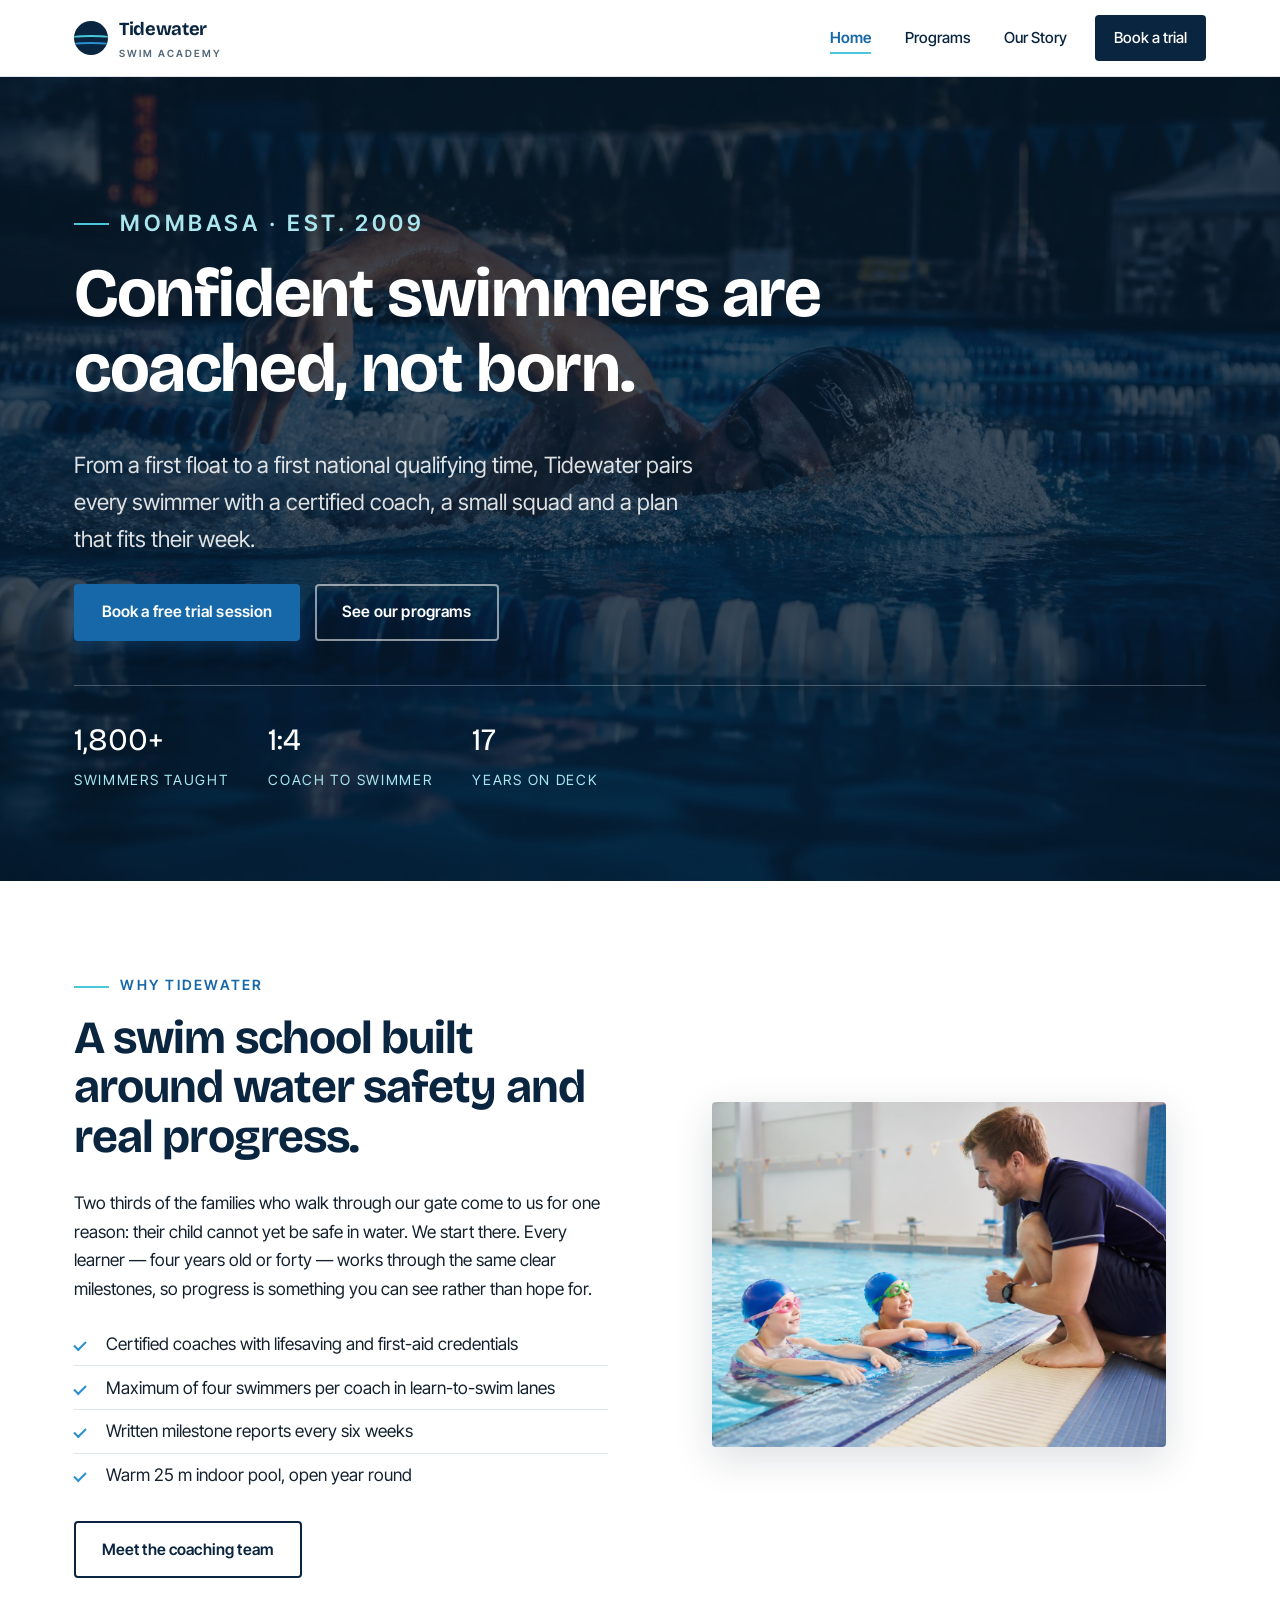
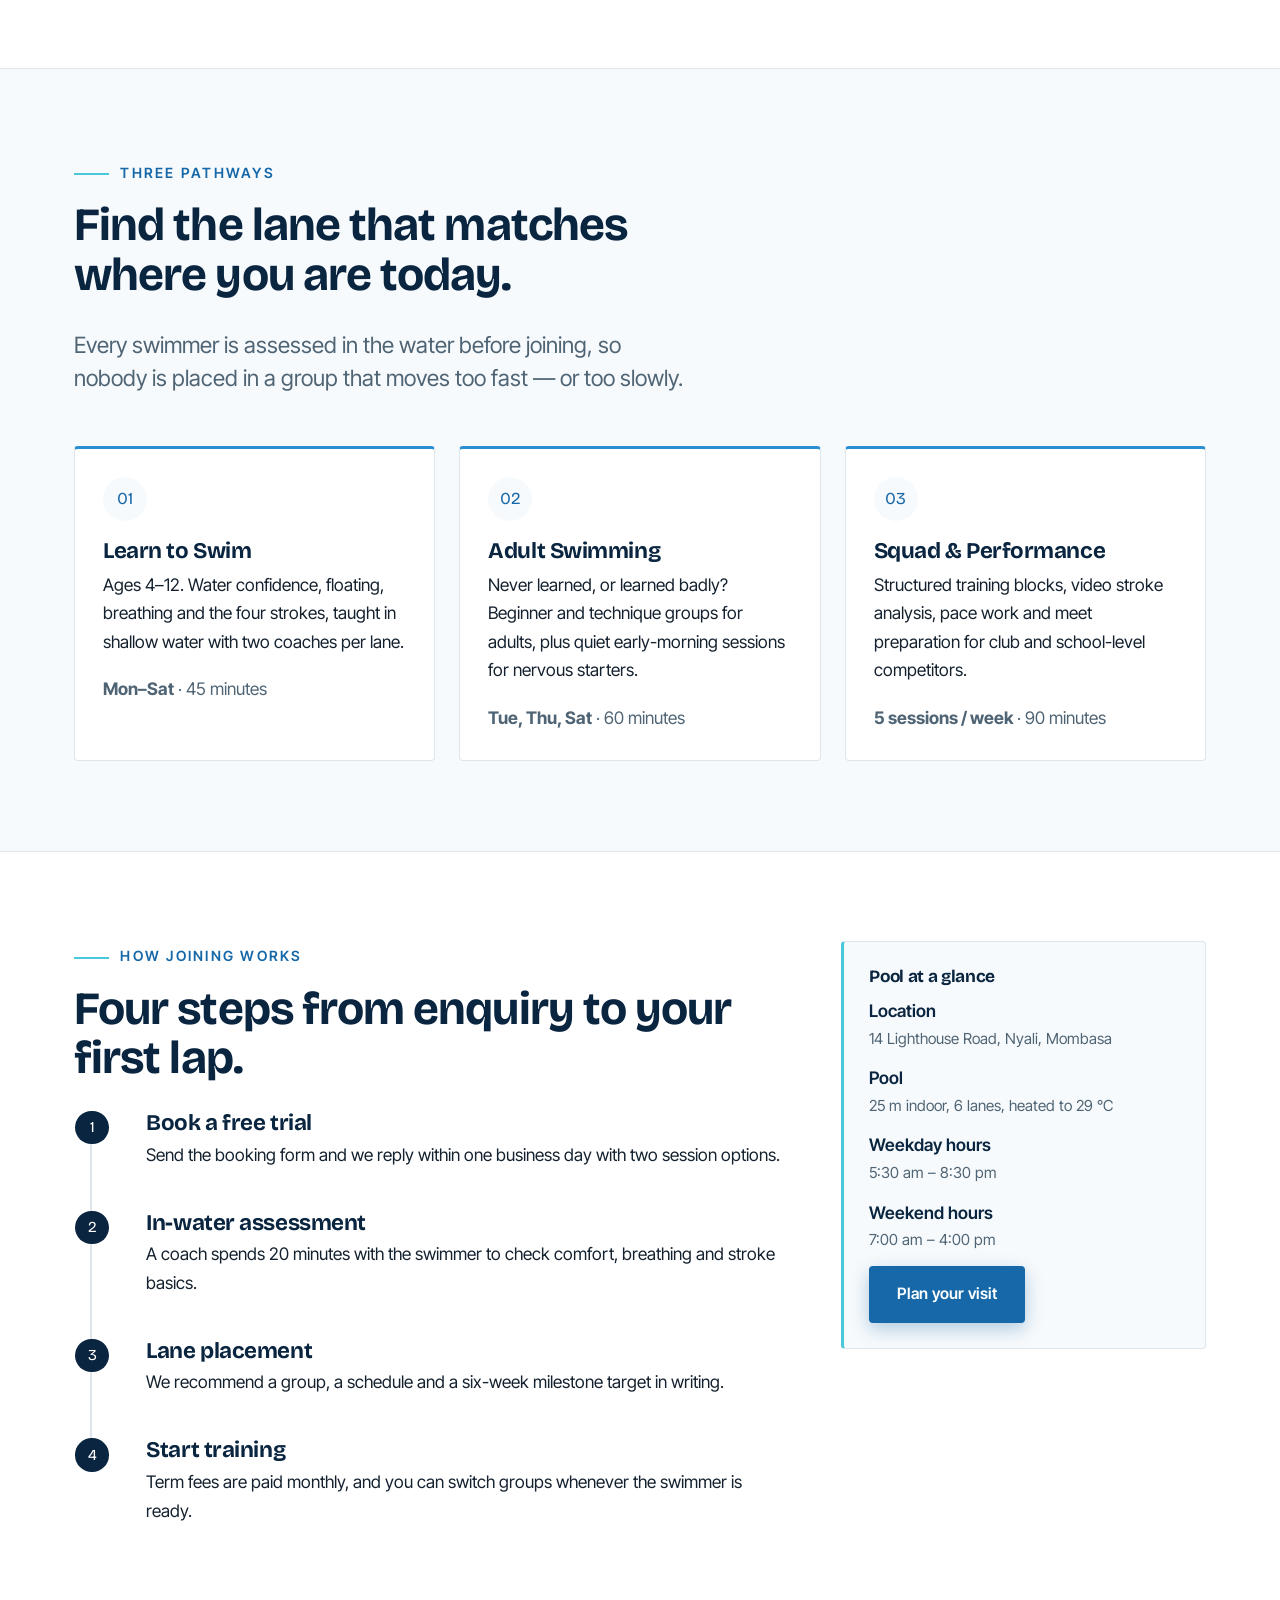
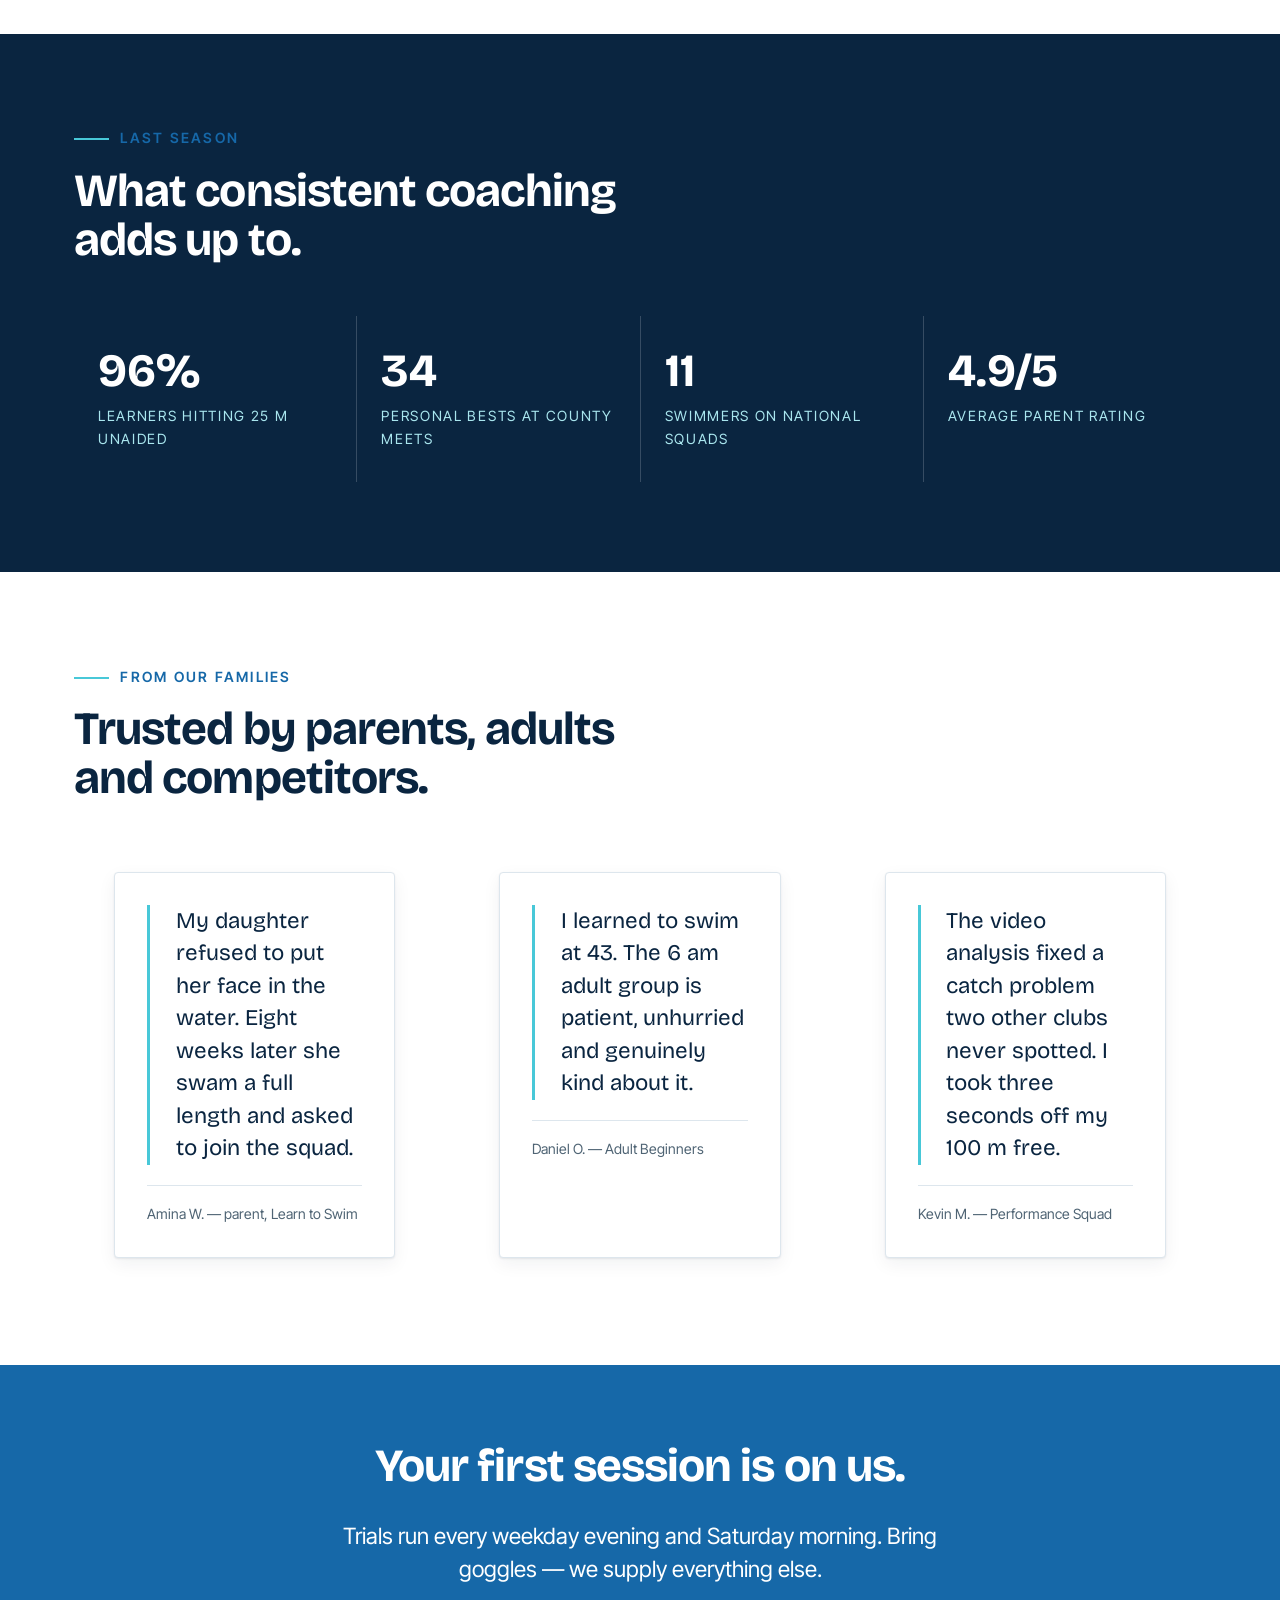
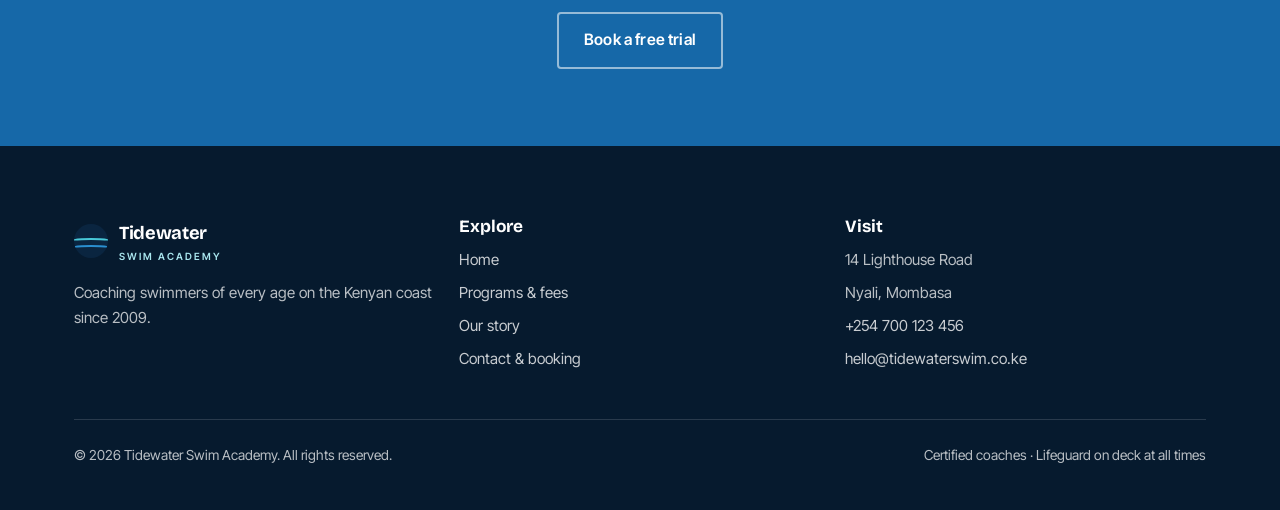
<file: index.html>
<!DOCTYPE html>
<html lang="en">
  <head>
    <meta charset="utf-8" />
    <meta name="viewport" content="width=device-width, initial-scale=1" />
    <title>Tidewater Swim Academy | Swim Coaching in Mombasa</title>
    <meta
      name="description"
      content="Tidewater Swim Academy teaches children and adults to swim and coaches competitive swimmers with small squads, video analysis and year-round pool time."
    />
    <link rel="icon" href="favicon.png" type="image/png" />
    <link rel="preconnect" href="https://fonts.googleapis.com" />
    <link rel="preconnect" href="https://fonts.gstatic.com" crossorigin />
    <link
      href="https://fonts.googleapis.com/css2?family=Bricolage+Grotesque:opsz,wght@12..96,600;12..96,700&family=Inter+Tight:wght@400;500;600;700&display=swap"
      rel="stylesheet"
    />
    <link rel="stylesheet" href="styles.css" />
  </head>

  <body>
    <a class="skip-link" href="#main">Skip to main content</a>

    <!-- ===== Site header / navigation ===== -->
    <header class="site-header">
      <div class="site-header__inner">
        <a class="brand" href="index.html">
          <span class="brand__mark" aria-hidden="true"></span>
          <span>Tidewater<small>Swim Academy</small></span>
        </a>

        <button
          class="nav-toggle"
          type="button"
          aria-expanded="false"
          aria-controls="primary-nav"
          aria-label="Toggle navigation menu"
        >
          <span aria-hidden="true"></span>
        </button>

        <nav class="site-nav" id="primary-nav" aria-label="Main">
          <ul>
            <li><a href="index.html" aria-current="page">Home</a></li>
            <li><a href="services.html">Programs</a></li>
            <li><a href="about.html">Our Story</a></li>
            <li class="nav-cta"><a href="contact.html">Book a trial</a></li>
          </ul>
        </nav>
      </div>
    </header>

    <main id="main">
      <!-- ===== Hero ===== -->
      <section class="hero">
        <div class="hero__media">
          <img
            src="images/hero-swimmer.jpg"
            alt="Swimmer taking a breath mid-freestyle stroke in a blue competition pool"
            width="1920"
            height="1200"
          />
        </div>

        <div class="hero__inner">
          <p class="eyebrow">Mombasa · Est. 2009</p>
          <h1>Confident swimmers are coached, not born.</h1>
          <p>
            From a first float to a first national qualifying time, Tidewater pairs every
            swimmer with a certified coach, a small squad and a plan that fits their week.
          </p>
          <div class="btn-row">
            <a class="btn btn--primary" href="contact.html">Book a free trial session</a>
            <a class="btn btn--ghost" href="services.html">See our programs</a>
          </div>
          <dl class="hero-stats">
            <div>
              <dt>1,800+</dt>
              <dd>Swimmers taught</dd>
            </div>
            <div>
              <dt>1:4</dt>
              <dd>Coach to swimmer</dd>
            </div>
            <div>
              <dt>17</dt>
              <dd>Years on deck</dd>
            </div>
          </dl>
        </div>
      </section>

      <!-- ===== Why it matters ===== -->
      <section class="section">
        <div class="wrapper">
          <div class="split">
            <div class="split__body reveal">
              <p class="eyebrow">Why Tidewater</p>
              <h2>A swim school built around water safety and real progress.</h2>
              <p>
                Two thirds of the families who walk through our gate come to us for one
                reason: their child cannot yet be safe in water. We start there. Every
                learner &mdash; four years old or forty &mdash; works through the same clear
                milestones, so progress is something you can see rather than hope for.
              </p>
              <ul class="check-list">
                <li>Certified coaches with lifesaving and first-aid credentials</li>
                <li>Maximum of four swimmers per coach in learn-to-swim lanes</li>
                <li>Written milestone reports every six weeks</li>
                <li>Warm 25&nbsp;m indoor pool, open year round</li>
              </ul>
              <a class="btn btn--outline" href="about.html">Meet the coaching team</a>
            </div>

            <div class="split__media reveal" data-delay="120">
              <figure class="frame frame--offset">
                <img
                  src="images/lessons-kids.jpg"
                  alt="Coach kneeling at the pool edge encouraging two young swimmers holding kickboards"
                  width="1200"
                  height="912"
                  loading="lazy"
                />
              </figure>
            </div>
          </div>
        </div>
      </section>

      <!-- ===== Program overview: 3-column layout ===== -->
      <section class="section section--tint">
        <div class="wrapper">
          <div class="section-head reveal">
            <p class="eyebrow">Three pathways</p>
            <h2>Find the lane that matches where you are today.</h2>
            <p class="lead">
              Every swimmer is assessed in the water before joining, so nobody is placed in a
              group that moves too fast &mdash; or too slowly.
            </p>
          </div>

          <div class="columns-3">
            <article class="card reveal">
              <span class="card__icon" aria-hidden="true">01</span>
              <h3>Learn to Swim</h3>
              <p>
                Ages 4&ndash;12. Water confidence, floating, breathing and the four strokes,
                taught in shallow water with two coaches per lane.
              </p>
              <p class="muted"><strong>Mon&ndash;Sat</strong> · 45 minutes</p>
            </article>

            <article class="card reveal" data-delay="110">
              <span class="card__icon" aria-hidden="true">02</span>
              <h3>Adult Swimming</h3>
              <p>
                Never learned, or learned badly? Beginner and technique groups for adults,
                plus quiet early-morning sessions for nervous starters.
              </p>
              <p class="muted"><strong>Tue, Thu, Sat</strong> · 60 minutes</p>
            </article>

            <article class="card reveal" data-delay="220">
              <span class="card__icon" aria-hidden="true">03</span>
              <h3>Squad &amp; Performance</h3>
              <p>
                Structured training blocks, video stroke analysis, pace work and meet
                preparation for club and school-level competitors.
              </p>
              <p class="muted"><strong>5 sessions / week</strong> · 90 minutes</p>
            </article>
          </div>
        </div>
      </section>

      <!-- ===== How it works ===== -->
      <section class="section">
        <div class="wrapper">
          <div class="sidebar-layout">
            <div class="sidebar-layout__main reveal">
              <p class="eyebrow">How joining works</p>
              <h2>Four steps from enquiry to your first lap.</h2>
              <ol class="steps">
                <li>
                  <h3>Book a free trial</h3>
                  <p>
                    Send the booking form and we reply within one business day with two
                    session options.
                  </p>

                </li>
                <li>
                  <h3>In-water assessment</h3>
                  <p>
                    A coach spends 20 minutes with the swimmer to check comfort, breathing and
                    stroke basics.
                  </p>
                </li>
                <li>
                  <h3>Lane placement</h3>
                  <p>
                    We recommend a group, a schedule and a six-week milestone target in
                    writing.
                  </p>
                </li>
                <li>
                  <h3>Start training</h3>
                  <p>
                    Term fees are paid monthly, and you can switch groups whenever the
                    swimmer is ready.
                  </p>
                </li>
              </ol>
            </div>

            <aside class="sidebar-layout__aside reveal" data-delay="140">
              <div class="panel">
                <h3>Pool at a glance</h3>
                <dl>
                  <dt>Location</dt>
                  <dd>14 Lighthouse Road, Nyali, Mombasa</dd>
                  <dt>Pool</dt>
                  <dd>25&nbsp;m indoor, 6 lanes, heated to 29&nbsp;&deg;C</dd>
                  <dt>Weekday hours</dt>
                  <dd>5:30&nbsp;am &ndash; 8:30&nbsp;pm</dd>
                  <dt>Weekend hours</dt>
                  <dd>7:00&nbsp;am &ndash; 4:00&nbsp;pm</dd>
                </dl>
                <a class="btn btn--primary" href="contact.html">Plan your visit</a>
              </div>
            </aside>
          </div>
        </div>
      </section>

      <!-- ===== Results strip ===== -->
      <section class="section section--navy">
        <div class="wrapper">
          <div class="section-head reveal">
            <p class="eyebrow">Last season</p>
            <h2>What consistent coaching adds up to.</h2>
          </div>
          <ul class="stat-strip reveal">
            <li><strong>96%</strong><span>Learners hitting 25&nbsp;m unaided</span></li>
            <li><strong>34</strong><span>Personal bests at county meets</span></li>
            <li><strong>11</strong><span>Swimmers on national squads</span></li>
            <li><strong>4.9/5</strong><span>Average parent rating</span></li>
          </ul>
        </div>
      </section>

      <!-- ===== Testimonials ===== -->
      <section class="section">
        <div class="wrapper">
          <div class="section-head reveal">
            <p class="eyebrow">From our families</p>
            <h2>Trusted by parents, adults and competitors.</h2>
          </div>
          <div class="grid">
            <figure class="quote-card reveal">
              <blockquote>
                My daughter refused to put her face in the water. Eight weeks later she swam
                a full length and asked to join the squad.
              </blockquote>
              <footer>Amina W. &mdash; parent, Learn to Swim</footer>
            </figure>
            <figure class="quote-card reveal" data-delay="110">
              <blockquote>
                I learned to swim at 43. The 6&nbsp;am adult group is patient, unhurried and
                genuinely kind about it.
              </blockquote>
              <footer>Daniel O. &mdash; Adult Beginners</footer>
            </figure>
            <figure class="quote-card reveal" data-delay="220">
              <blockquote>
                The video analysis fixed a catch problem two other clubs never spotted. I took
                three seconds off my 100&nbsp;m free.
              </blockquote>
              <footer>Kevin M. &mdash; Performance Squad</footer>
            </figure>
          </div>
        </div>
      </section>

      <!-- ===== CTA ===== -->
      <section class="cta-band">
        <div class="wrapper">
          <h2>Your first session is on us.</h2>
          <p class="lead cta-band__lead">
            Trials run every weekday evening and Saturday morning. Bring goggles &mdash; we
            supply everything else.
          </p>
          <div class="btn-row">
            <a class="btn btn--ghost" href="contact.html">Book a free trial</a>
          </div>
        </div>
      </section>
    </main>

    <!-- ===== Footer ===== -->
    <footer class="site-footer">
      <div class="wrapper">
        <div class="grid">
          <div>
            <a class="brand" href="index.html">
              <span class="brand__mark" aria-hidden="true"></span>
              <span>Tidewater<small>Swim Academy</small></span>
            </a>
            <p>Coaching swimmers of every age on the Kenyan coast since 2009.</p>
          </div>
          <div>
            <h3>Explore</h3>
            <ul>
              <li><a href="index.html">Home</a></li>
              <li><a href="services.html">Programs &amp; fees</a></li>
              <li><a href="about.html">Our story</a></li>
              <li><a href="contact.html">Contact &amp; booking</a></li>
            </ul>
          </div>
          <div>
            <h3>Visit</h3>
            <ul>
              <li>14 Lighthouse Road</li>
              <li>Nyali, Mombasa</li>
              <li><a href="tel:+254700123456">+254 700 123 456</a></li>
              <li><a href="mailto:hello@tidewaterswim.co.ke">hello@tidewaterswim.co.ke</a></li>
            </ul>
          </div>
        </div>
        <div class="footer-bottom">
          <p>&copy; <span id="year">2026</span> Tidewater Swim Academy. All rights reserved.</p>
          <p>Certified coaches · Lifeguard on deck at all times</p>
        </div>
      </div>
    </footer>

    <button class="to-top" type="button" aria-label="Back to top">&uarr;</button>
    <script src="main.js"></script>
  </body>
</html>
</file>
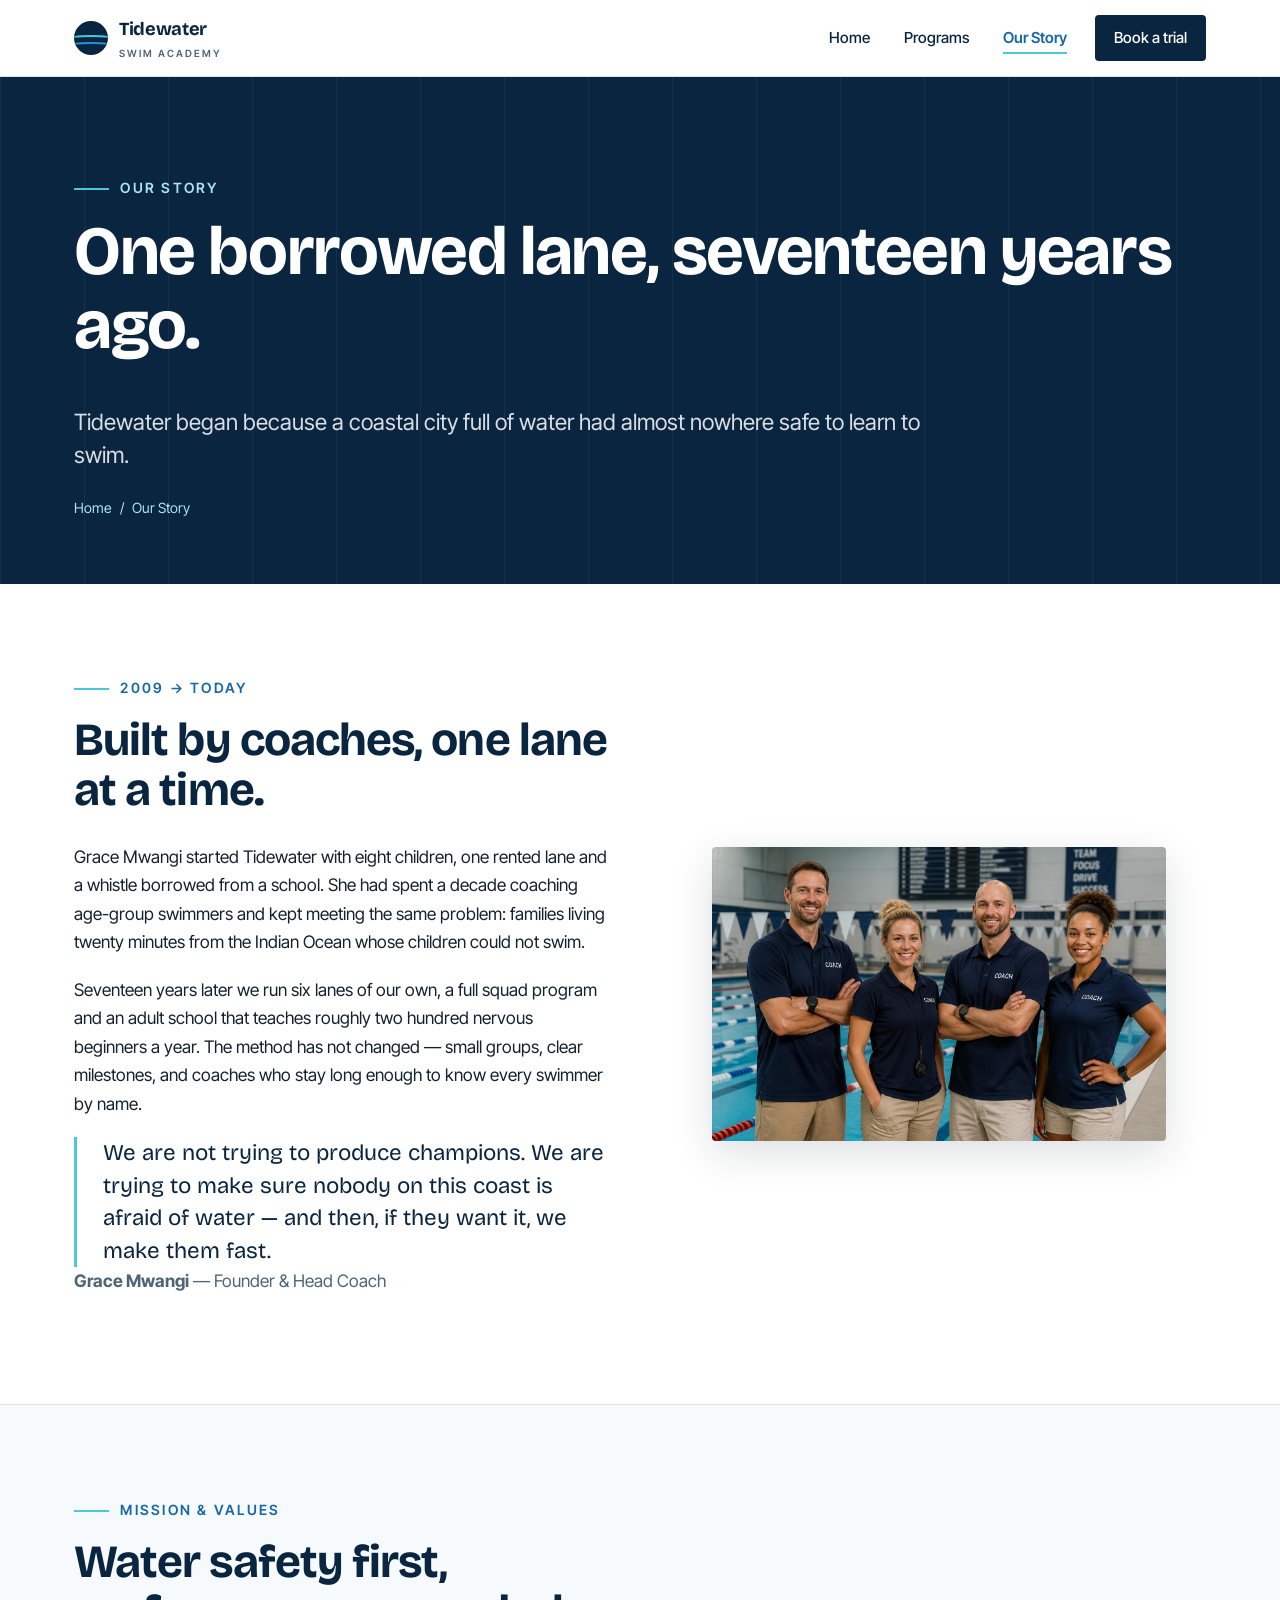
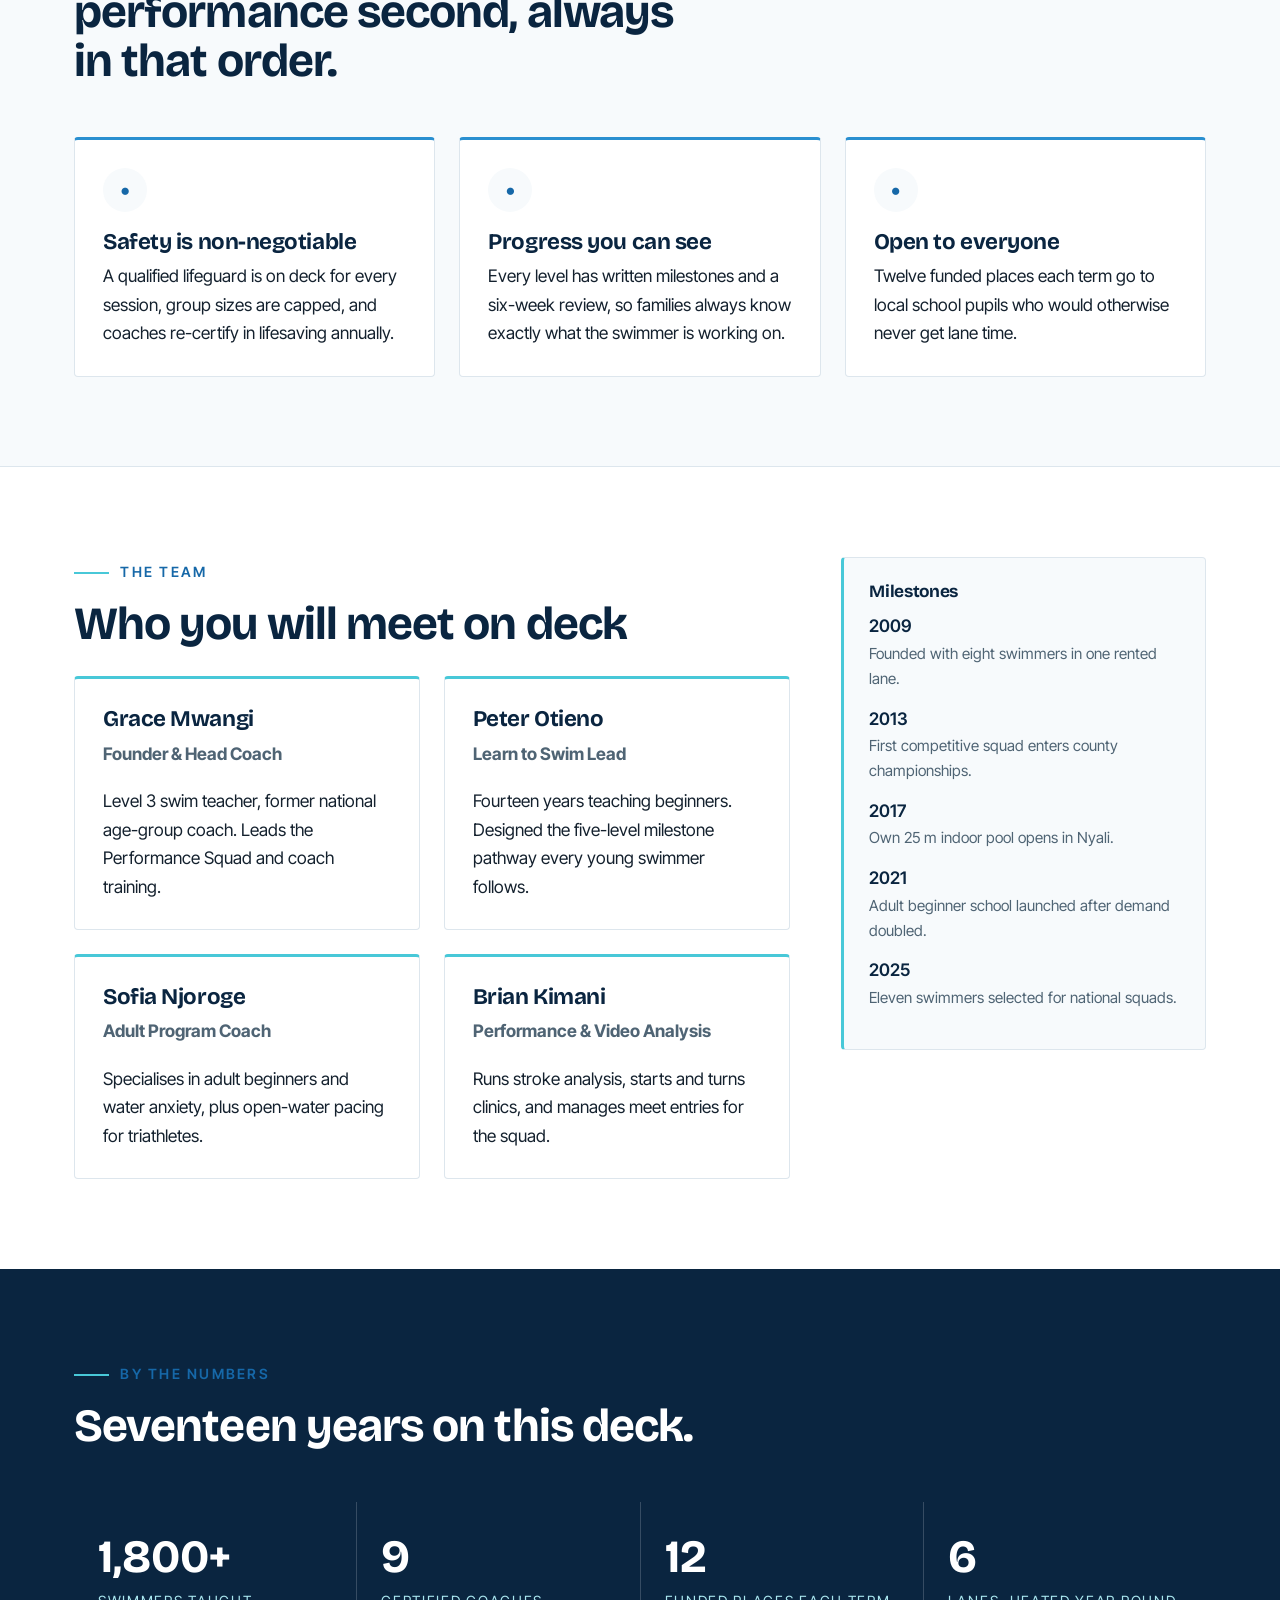
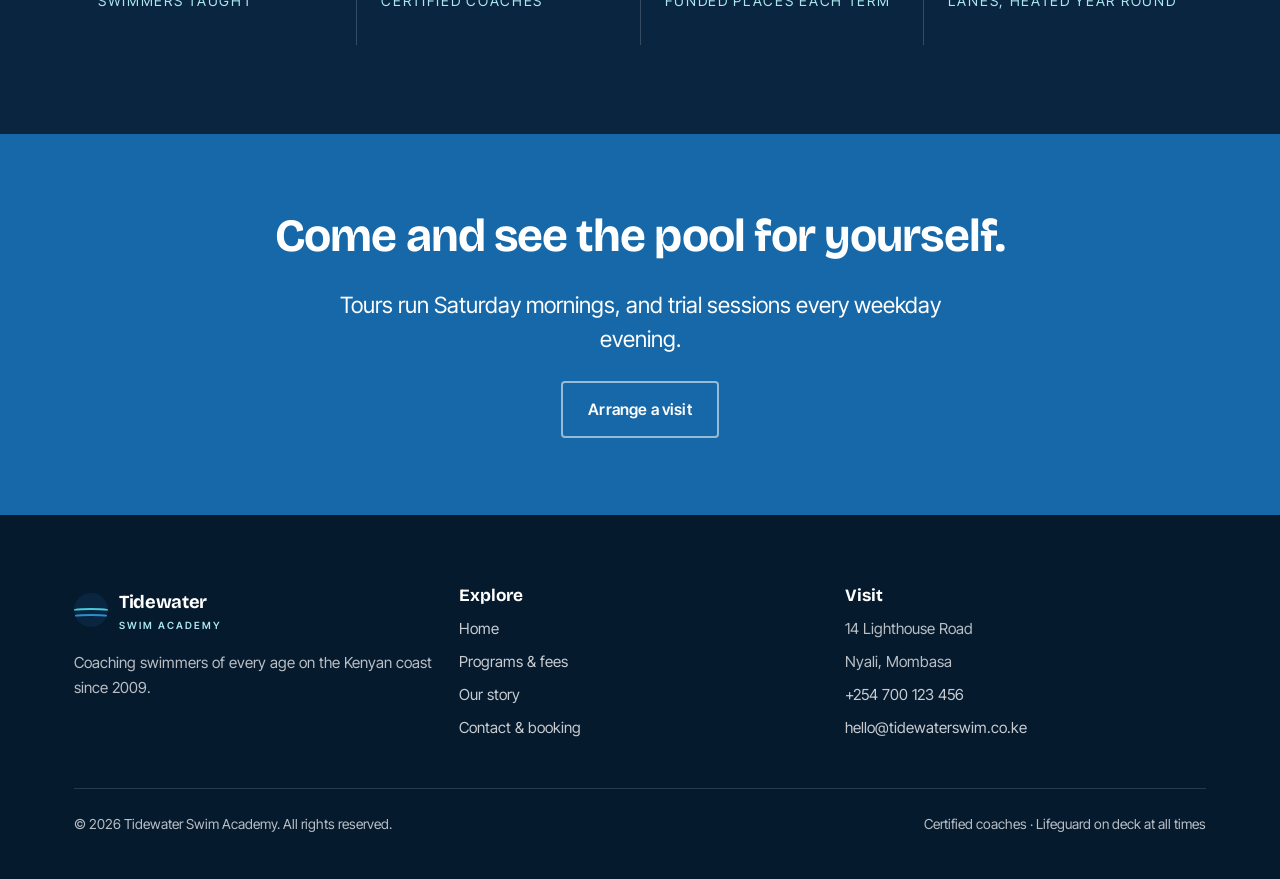
<file: about.html>
<!DOCTYPE html>
<html lang="en">
  <head>
    <meta charset="utf-8" />
    <meta name="viewport" content="width=device-width, initial-scale=1" />
    <title>Our Story &amp; Coaching Team | Tidewater Swim Academy</title>
    <meta
      name="description"
      content="How Tidewater Swim Academy grew from one borrowed lane in 2009 into a coastal swim school, and the certified coaches who run the deck today."
    />
    <link rel="icon" href="favicon.png" type="image/png" />
    <link rel="preconnect" href="https://fonts.googleapis.com" />
    <link rel="preconnect" href="https://fonts.gstatic.com" crossorigin />
    <link
      href="https://fonts.googleapis.com/css2?family=Bricolage+Grotesque:opsz,wght@12..96,600;12..96,700&family=Inter+Tight:wght@400;500;600;700&display=swap"
      rel="stylesheet"
    />
    <link rel="stylesheet" href="styles.css" />
  </head>

  <body>
    <a class="skip-link" href="#main">Skip to main content</a>

    <header class="site-header">
      <div class="site-header__inner">
        <a class="brand" href="index.html">
          <span class="brand__mark" aria-hidden="true"></span>
          <span>Tidewater<small>Swim Academy</small></span>
        </a>
        <button
          class="nav-toggle"
          type="button"
          aria-expanded="false"
          aria-controls="primary-nav"
          aria-label="Toggle navigation menu"
        >
          <span aria-hidden="true"></span>
        </button>
        <nav class="site-nav" id="primary-nav" aria-label="Main">
          <ul>
            <li><a href="index.html">Home</a></li>
            <li><a href="services.html">Programs</a></li>
            <li><a href="about.html" aria-current="page">Our Story</a></li>
            <li class="nav-cta"><a href="contact.html">Book a trial</a></li>
          </ul>
        </nav>
      </div>
    </header>

    <main id="main">
      <section class="page-banner">
        <div class="wrapper">
          <p class="eyebrow">Our story</p>
          <h1>One borrowed lane, seventeen years ago.</h1>
          <p class="lead page-banner__lead">
            Tidewater began because a coastal city full of water had almost nowhere safe to
            learn to swim.
          </p>
          <ol class="breadcrumb">
            <li><a href="index.html">Home</a></li>
            <li aria-hidden="true">/</li>
            <li>Our Story</li>
          </ol>
        </div>
      </section>

      <!-- ===== Story ===== -->
      <section class="section">
        <div class="wrapper">
          <div class="split">
            <div class="split__body reveal">
              <p class="eyebrow">2009 &rarr; today</p>
              <h2>Built by coaches, one lane at a time.</h2>
              <p>
                Grace Mwangi started Tidewater with eight children, one rented lane and a
                whistle borrowed from a school. She had spent a decade coaching age-group
                swimmers and kept meeting the same problem: families living twenty minutes
                from the Indian Ocean whose children could not swim.
              </p>
              <p>
                Seventeen years later we run six lanes of our own, a full squad program and an
                adult school that teaches roughly two hundred nervous beginners a year. The
                method has not changed &mdash; small groups, clear milestones, and coaches who
                stay long enough to know every swimmer by name.
              </p>
              <blockquote>
                We are not trying to produce champions. We are trying to make sure nobody on
                this coast is afraid of water &mdash; and then, if they want it, we make them
                fast.
              </blockquote>
              <p class="muted"><strong>Grace Mwangi</strong> &mdash; Founder &amp; Head Coach</p>
            </div>

            <div class="split__media reveal" data-delay="120">
              <figure class="frame frame--offset">
                <img
                  src="images/coaches.jpg"
                  alt="Four Tidewater coaches in navy polo shirts standing on the pool deck beside the lanes"
                  width="1408"
                  height="912"
                  loading="lazy"
                />
                <figcaption class="visually-hidden">The Tidewater coaching team</figcaption>
              </figure>
            </div>
          </div>
        </div>
      </section>

      <!-- ===== Mission / values ===== -->
      <section class="section section--tint">
        <div class="wrapper">
          <div class="section-head reveal">
            <p class="eyebrow">Mission &amp; values</p>
            <h2>Water safety first, performance second, always in that order.</h2>
          </div>
          <div class="columns-3">
            <article class="card reveal">
              <span class="card__icon" aria-hidden="true">&#9679;</span>
              <h3>Safety is non-negotiable</h3>
              <p>
                A qualified lifeguard is on deck for every session, group sizes are capped,
                and coaches re-certify in lifesaving annually.
              </p>
            </article>
            <article class="card reveal" data-delay="110">
              <span class="card__icon" aria-hidden="true">&#9679;</span>
              <h3>Progress you can see</h3>
              <p>
                Every level has written milestones and a six-week review, so families always
                know exactly what the swimmer is working on.
              </p>
            </article>
            <article class="card reveal" data-delay="220">
              <span class="card__icon" aria-hidden="true">&#9679;</span>
              <h3>Open to everyone</h3>
              <p>
                Twelve funded places each term go to local school pupils who would otherwise
                never get lane time.
              </p>
            </article>
          </div>
        </div>
      </section>

      <!-- ===== Team + milestones sidebar ===== -->
      <section class="section">
        <div class="wrapper">
          <div class="sidebar-layout">
            <div class="sidebar-layout__main reveal">
              <p class="eyebrow">The team</p>
              <h2>Who you will meet on deck</h2>
              <div class="grid">
                <article class="card team-card">
                  <h3>Grace Mwangi</h3>
                  <p class="muted"><strong>Founder &amp; Head Coach</strong></p>
                  <p>
                    Level 3 swim teacher, former national age-group coach. Leads the
                    Performance Squad and coach training.
                  </p>
                </article>
                <article class="card team-card">
                  <h3>Peter Otieno</h3>
                  <p class="muted"><strong>Learn to Swim Lead</strong></p>
                  <p>
                    Fourteen years teaching beginners. Designed the five-level milestone
                    pathway every young swimmer follows.
                  </p>
                </article>
                <article class="card team-card">
                  <h3>Sofia Njoroge</h3>
                  <p class="muted"><strong>Adult Program Coach</strong></p>
                  <p>
                    Specialises in adult beginners and water anxiety, plus open-water pacing
                    for triathletes.
                  </p>
                </article>
                <article class="card team-card">
                  <h3>Brian Kimani</h3>
                  <p class="muted"><strong>Performance &amp; Video Analysis</strong></p>
                  <p>
                    Runs stroke analysis, starts and turns clinics, and manages meet entries
                    for the squad.
                  </p>
                </article>
              </div>
            </div>

            <aside class="sidebar-layout__aside reveal" data-delay="130">
              <div class="panel">
                <h3>Milestones</h3>
                <dl>
                  <dt>2009</dt>
                  <dd>Founded with eight swimmers in one rented lane.</dd>
                  <dt>2013</dt>
                  <dd>First competitive squad enters county championships.</dd>
                  <dt>2017</dt>
                  <dd>Own 25&nbsp;m indoor pool opens in Nyali.</dd>
                  <dt>2021</dt>
                  <dd>Adult beginner school launched after demand doubled.</dd>
                  <dt>2025</dt>
                  <dd>Eleven swimmers selected for national squads.</dd>
                </dl>
              </div>
            </aside>
          </div>
        </div>
      </section>

      <section class="section section--navy">
        <div class="wrapper">
          <div class="section-head reveal">
            <p class="eyebrow">By the numbers</p>
            <h2>Seventeen years on this deck.</h2>
          </div>
          <ul class="stat-strip reveal">
            <li><strong>1,800+</strong><span>Swimmers taught</span></li>
            <li><strong>9</strong><span>Certified coaches</span></li>
            <li><strong>12</strong><span>Funded places each term</span></li>
            <li><strong>6</strong><span>Lanes, heated year round</span></li>
          </ul>
        </div>
      </section>

      <section class="cta-band">
        <div class="wrapper">
          <h2>Come and see the pool for yourself.</h2>
          <p class="lead cta-band__lead">
            Tours run Saturday mornings, and trial sessions every weekday evening.
          </p>
          <div class="btn-row">
            <a class="btn btn--ghost" href="contact.html">Arrange a visit</a>
          </div>
        </div>
      </section>
    </main>

    <footer class="site-footer">
      <div class="wrapper">
        <div class="grid">
          <div>
            <a class="brand" href="index.html">
              <span class="brand__mark" aria-hidden="true"></span>
              <span>Tidewater<small>Swim Academy</small></span>
            </a>
            <p>Coaching swimmers of every age on the Kenyan coast since 2009.</p>
          </div>
          <div>
            <h3>Explore</h3>
            <ul>
              <li><a href="index.html">Home</a></li>
              <li><a href="services.html">Programs &amp; fees</a></li>
              <li><a href="about.html">Our story</a></li>
              <li><a href="contact.html">Contact &amp; booking</a></li>
            </ul>
          </div>
          <div>
            <h3>Visit</h3>
            <ul>
              <li>14 Lighthouse Road</li>
              <li>Nyali, Mombasa</li>
              <li><a href="tel:+254700123456">+254 700 123 456</a></li>
              <li><a href="mailto:hello@tidewaterswim.co.ke">hello@tidewaterswim.co.ke</a></li>
            </ul>
          </div>
        </div>
        <div class="footer-bottom">
          <p>&copy; <span id="year">2026</span> Tidewater Swim Academy. All rights reserved.</p>
          <p>Certified coaches · Lifeguard on deck at all times</p>
        </div>
      </div>
    </footer>

    <button class="to-top" type="button" aria-label="Back to top">&uarr;</button>
    <script src="main.js"></script>
  </body>
</html>
</file>
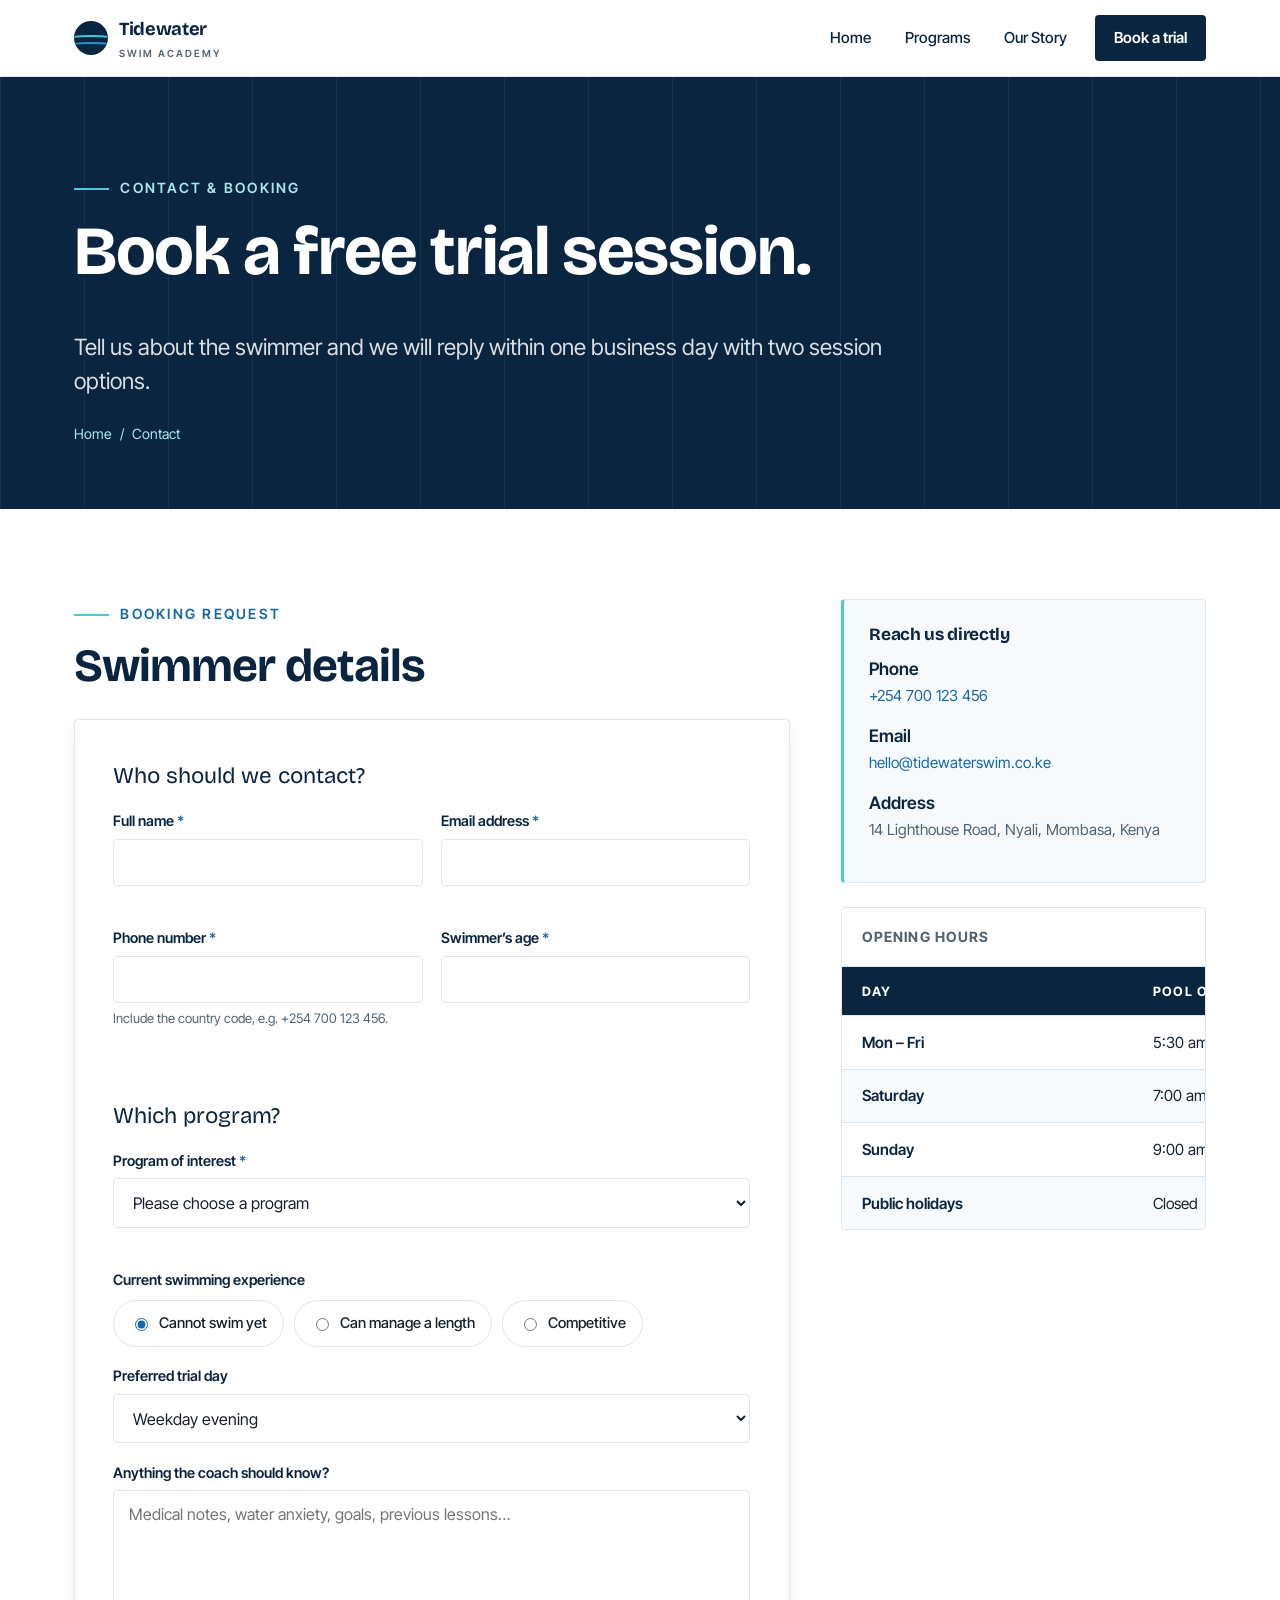
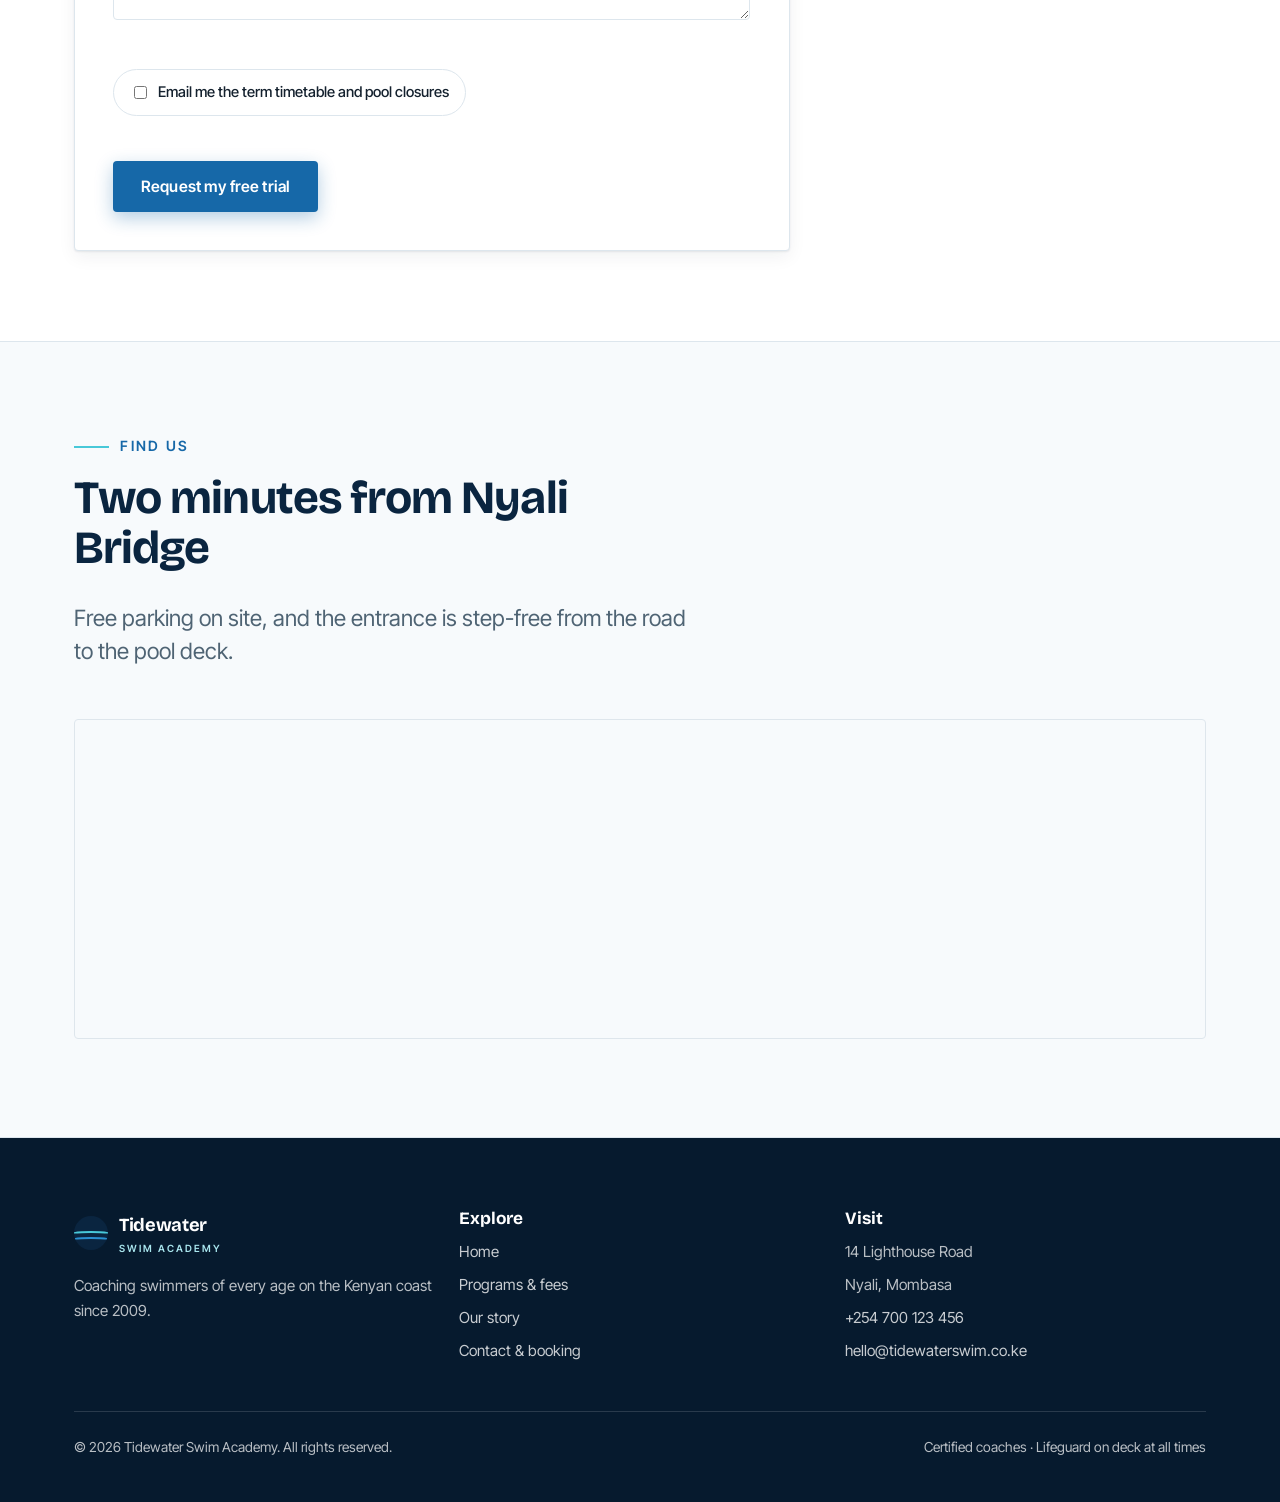
<file: contact.html>
<!DOCTYPE html>
<html lang="en">
  <head>
    <meta charset="utf-8" />
    <meta name="viewport" content="width=device-width, initial-scale=1" />
    <title>Contact &amp; Booking | Tidewater Swim Academy</title>
    <meta
      name="description"
      content="Book a free trial swim session at Tidewater Swim Academy in Nyali, Mombasa. Opening hours, location map, phone, email and the online booking form."
    />
    <link rel="icon" href="favicon.png" type="image/png" />
    <link rel="preconnect" href="https://fonts.googleapis.com" />
    <link rel="preconnect" href="https://fonts.gstatic.com" crossorigin />
    <link
      href="https://fonts.googleapis.com/css2?family=Bricolage+Grotesque:opsz,wght@12..96,600;12..96,700&family=Inter+Tight:wght@400;500;600;700&display=swap"
      rel="stylesheet"
    />
    <link rel="stylesheet" href="styles.css" />
  </head>

  <body>
    <a class="skip-link" href="#main">Skip to main content</a>

    <header class="site-header">
      <div class="site-header__inner">
        <a class="brand" href="index.html">
          <span class="brand__mark" aria-hidden="true"></span>
          <span>Tidewater<small>Swim Academy</small></span>
        </a>
        <button
          class="nav-toggle"
          type="button"
          aria-expanded="false"
          aria-controls="primary-nav"
          aria-label="Toggle navigation menu"
        >
          <span aria-hidden="true"></span>
        </button>
        <nav class="site-nav" id="primary-nav" aria-label="Main">
          <ul>
            <li><a href="index.html">Home</a></li>
            <li><a href="services.html">Programs</a></li>
            <li><a href="about.html">Our Story</a></li>
            <li class="nav-cta"><a href="contact.html" aria-current="page">Book a trial</a></li>
          </ul>
        </nav>
      </div>
    </header>

    <main id="main">
      <section class="page-banner">
        <div class="wrapper">
          <p class="eyebrow">Contact &amp; booking</p>
          <h1>Book a free trial session.</h1>
          <p class="lead page-banner__lead">
            Tell us about the swimmer and we will reply within one business day with two
            session options.
          </p>
          <ol class="breadcrumb">
            <li><a href="index.html">Home</a></li>
            <li aria-hidden="true">/</li>
            <li>Contact</li>
          </ol>
        </div>
      </section>

      <!-- ===== Form + details ===== -->
      <section class="section">
        <div class="wrapper">
          <div class="sidebar-layout">
            <!-- Booking form -->
            <div class="sidebar-layout__main reveal">
              <p class="eyebrow">Booking request</p>
              <h2>Swimmer details</h2>

              <form class="booking-form" id="booking-form" novalidate>
                <fieldset>
                  <legend>Who should we contact?</legend>
                  <div class="field-row">
                    <div class="field">
                      <label for="fullName">Full name <span class="req">*</span></label>
                      <input
                        type="text"
                        id="fullName"
                        name="fullName"
                        autocomplete="name"
                        required
                      />
                      <span class="error" aria-live="polite"></span>
                    </div>
                    <div class="field">
                      <label for="email">Email address <span class="req">*</span></label>
                      <input type="email" id="email" name="email" autocomplete="email" required />
                      <span class="error" aria-live="polite"></span>
                    </div>
                  </div>

                  <div class="field-row">
                    <div class="field">
                      <label for="phone">Phone number <span class="req">*</span></label>
                      <input type="tel" id="phone" name="phone" autocomplete="tel" required />
                      <span class="hint">Include the country code, e.g. +254 700 123 456.</span>
                      <span class="error" aria-live="polite"></span>
                    </div>
                    <div class="field">
                      <label for="swimmerAge">Swimmer&rsquo;s age <span class="req">*</span></label>
                      <input type="number" id="swimmerAge" name="swimmerAge" min="3" max="90" required />
                      <span class="error" aria-live="polite"></span>
                    </div>
                  </div>
                </fieldset>

                <fieldset>
                  <legend>Which program?</legend>
                  <div class="field">
                    <label for="program">Program of interest <span class="req">*</span></label>
                    <select id="program" name="program" required>
                      <option value="">Please choose a program</option>
                      <option value="little-tides">Little Tides (ages 4&ndash;6)</option>
                      <option value="learn-to-swim">Learn to Swim (ages 7&ndash;12)</option>
                      <option value="adult-beginners">Adult Beginners</option>
                      <option value="stroke-clinic">Stroke Clinic</option>
                      <option value="performance">Performance Squad</option>
                      <option value="private">Private Coaching</option>
                    </select>
                    <span class="error" aria-live="polite"></span>
                  </div>

                  <div class="field">
                    <span class="field-label" id="experience-label">Current swimming experience</span>
                    <div class="choice-group" role="radiogroup" aria-labelledby="experience-label">
                      <label class="choice">
                        <input type="radio" name="experience" value="none" checked />
                        Cannot swim yet
                      </label>
                      <label class="choice">
                        <input type="radio" name="experience" value="basic" />
                        Can manage a length
                      </label>
                      <label class="choice">
                        <input type="radio" name="experience" value="competitive" />
                        Competitive
                      </label>
                    </div>
                  </div>

                  <div class="field">
                    <label for="preferredDay">Preferred trial day</label>
                    <select id="preferredDay" name="preferredDay">
                      <option value="weekday-morning">Weekday morning</option>
                      <option value="weekday-evening" selected>Weekday evening</option>
                      <option value="saturday">Saturday morning</option>
                    </select>
                  </div>

                  <div class="field">
                    <label for="message">Anything the coach should know?</label>
                    <textarea
                      id="message"
                      name="message"
                      placeholder="Medical notes, water anxiety, goals, previous lessons…"
                    ></textarea>
                    <span class="error" aria-live="polite"></span>
                  </div>

                  <div class="field">
                    <label class="choice">
                      <input type="checkbox" name="updates" value="yes" />
                      Email me the term timetable and pool closures
                    </label>
                  </div>
                </fieldset>

                <button class="btn btn--primary" type="submit">Request my free trial</button>
                <p class="form-status" id="form-status" role="status" tabindex="-1" hidden></p>
              </form>
            </div>

            <!-- Details sidebar -->
            <aside class="sidebar-layout__aside reveal" data-delay="130">
              <div class="panel panel--spaced">
                <h3>Reach us directly</h3>
                <dl>
                  <dt>Phone</dt>
                  <dd><a href="tel:+254700123456">+254 700 123 456</a></dd>
                  <dt>Email</dt>
                  <dd><a href="mailto:hello@tidewaterswim.co.ke">hello@tidewaterswim.co.ke</a></dd>
                  <dt>Address</dt>
                  <dd>14 Lighthouse Road, Nyali, Mombasa, Kenya</dd>
                </dl>
              </div>

              <div class="table-scroll">
                <table class="data-table data-table--compact">
                  <caption>
                    Opening hours
                  </caption>
                  <thead>
                    <tr>
                      <th scope="col">Day</th>
                      <th scope="col">Pool open</th>
                    </tr>
                  </thead>
                  <tbody>
                    <tr>
                      <th scope="row">Mon &ndash; Fri</th>
                      <td>5:30 am &ndash; 8:30 pm</td>
                    </tr>
                    <tr>
                      <th scope="row">Saturday</th>
                      <td>7:00 am &ndash; 4:00 pm</td>
                    </tr>
                    <tr>
                      <th scope="row">Sunday</th>
                      <td>9:00 am &ndash; 1:00 pm</td>
                    </tr>
                    <tr>
                      <th scope="row">Public holidays</th>
                      <td>Closed</td>
                    </tr>
                  </tbody>
                </table>
              </div>
            </aside>
          </div>
        </div>
      </section>

      <!-- ===== Map ===== -->
      <section class="section section--tint">
        <div class="wrapper">
          <div class="section-head reveal">
            <p class="eyebrow">Find us</p>
            <h2>Two minutes from Nyali Bridge</h2>
            <p class="lead">
              Free parking on site, and the entrance is step-free from the road to the pool
              deck.
            </p>
          </div>
          <div class="reveal">
            <iframe
              class="map-embed"
              title="Map showing Tidewater Swim Academy in Nyali, Mombasa"
              src="https://www.openstreetmap.org/export/embed.html?bbox=39.66%2C-4.06%2C39.72%2C-4.02&amp;layer=mapnik"
              loading="lazy"
              referrerpolicy="no-referrer-when-downgrade"
            ></iframe>
          </div>
        </div>
      </section>
    </main>

    <footer class="site-footer">
      <div class="wrapper">
        <div class="grid">
          <div>
            <a class="brand" href="index.html">
              <span class="brand__mark" aria-hidden="true"></span>
              <span>Tidewater<small>Swim Academy</small></span>
            </a>
            <p>Coaching swimmers of every age on the Kenyan coast since 2009.</p>
          </div>
          <div>
            <h3>Explore</h3>
            <ul>
              <li><a href="index.html">Home</a></li>
              <li><a href="services.html">Programs &amp; fees</a></li>
              <li><a href="about.html">Our story</a></li>
              <li><a href="contact.html">Contact &amp; booking</a></li>
            </ul>
          </div>
          <div>
            <h3>Visit</h3>
            <ul>
              <li>14 Lighthouse Road</li>
              <li>Nyali, Mombasa</li>
              <li><a href="tel:+254700123456">+254 700 123 456</a></li>
              <li><a href="mailto:hello@tidewaterswim.co.ke">hello@tidewaterswim.co.ke</a></li>
            </ul>
          </div>
        </div>
        <div class="footer-bottom">
          <p>&copy; <span id="year">2026</span> Tidewater Swim Academy. All rights reserved.</p>
          <p>Certified coaches · Lifeguard on deck at all times</p>
        </div>
      </div>
    </footer>

    <button class="to-top" type="button" aria-label="Back to top">&uarr;</button>
    <script src="main.js"></script>
  </body>
</html>
</file>
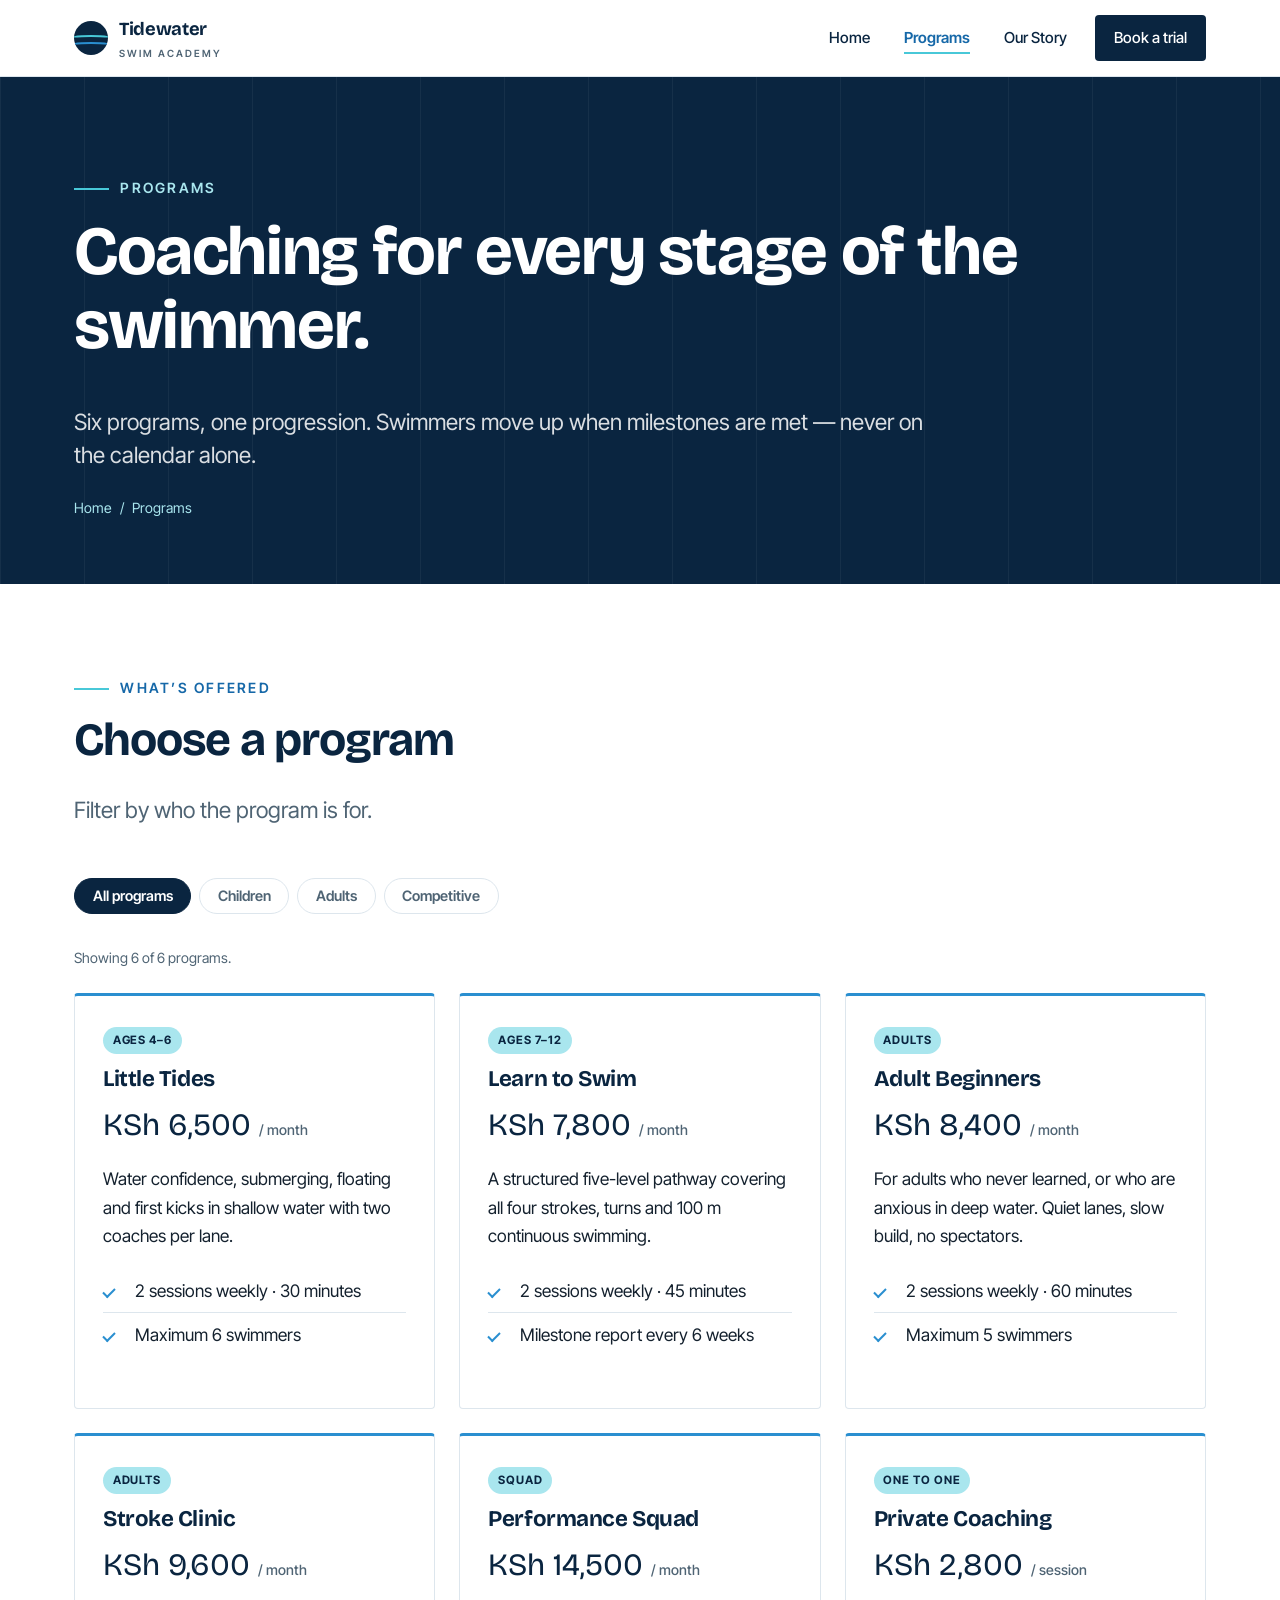
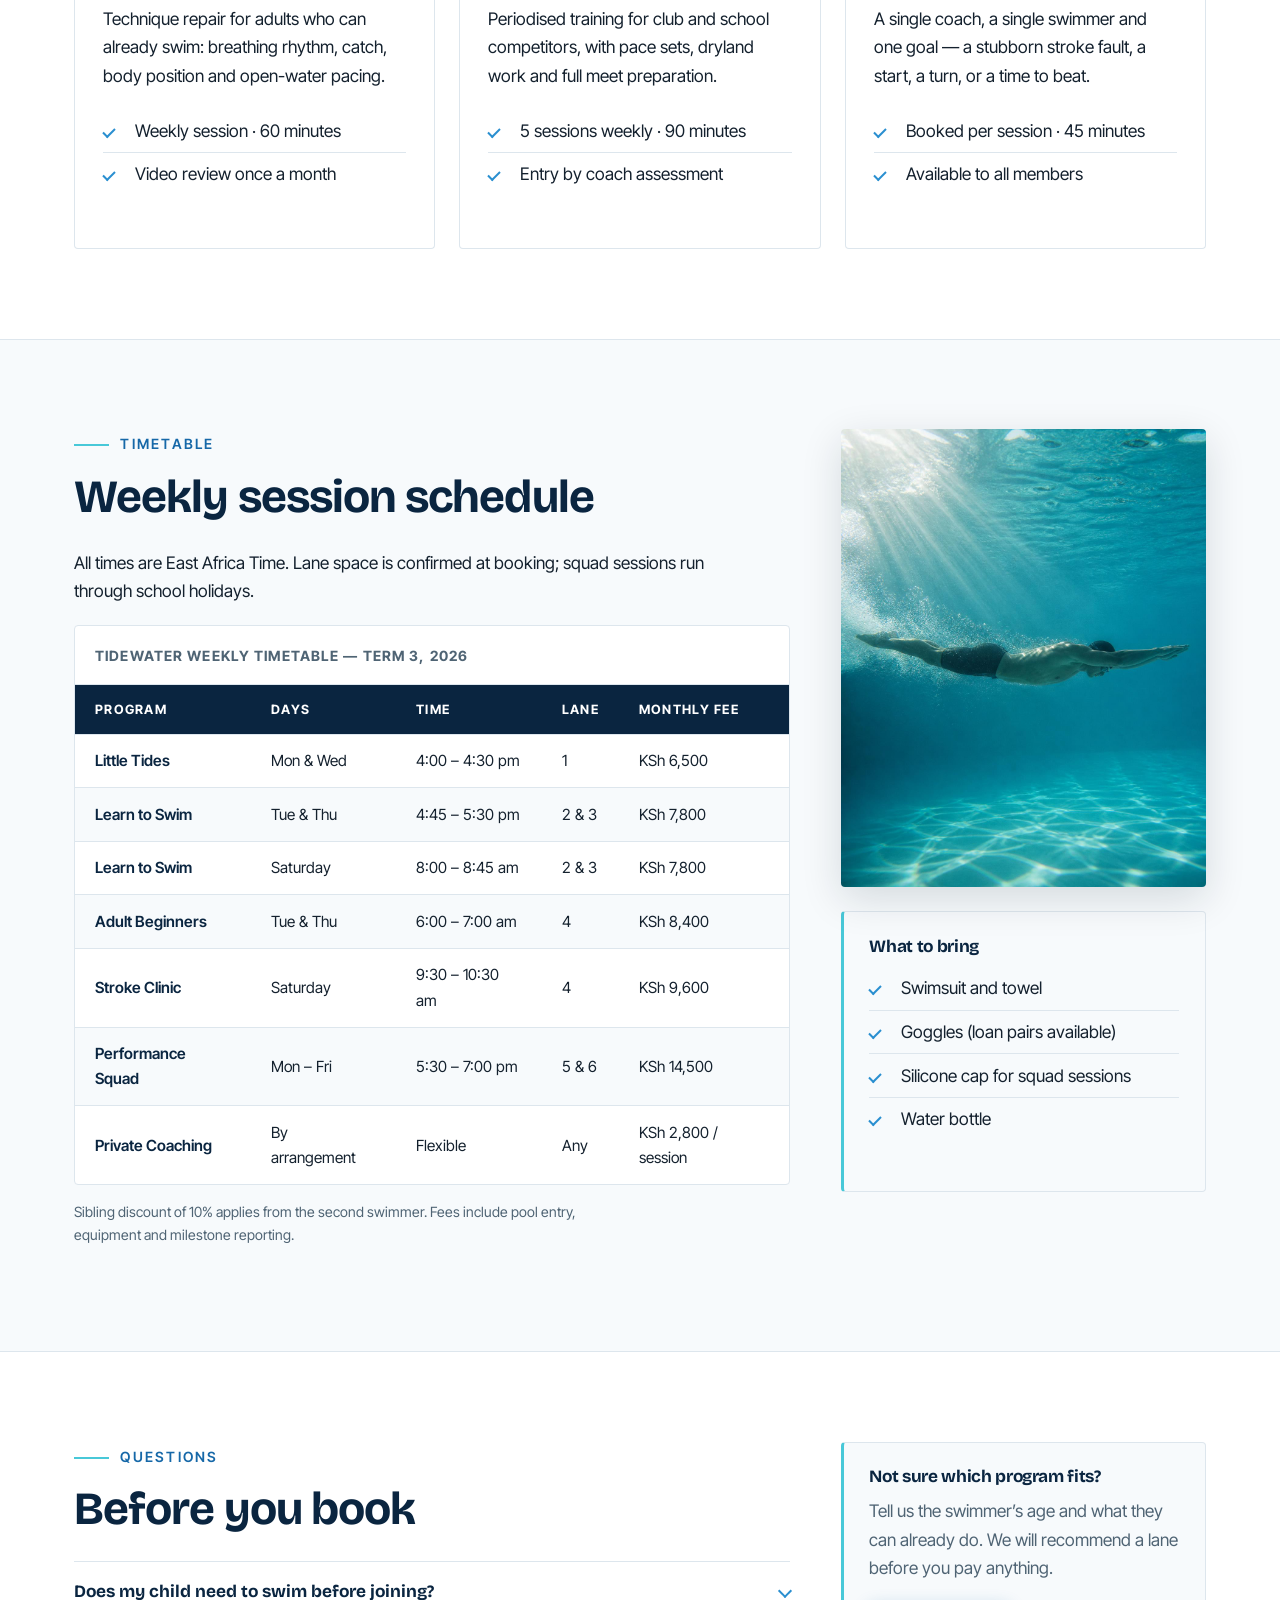
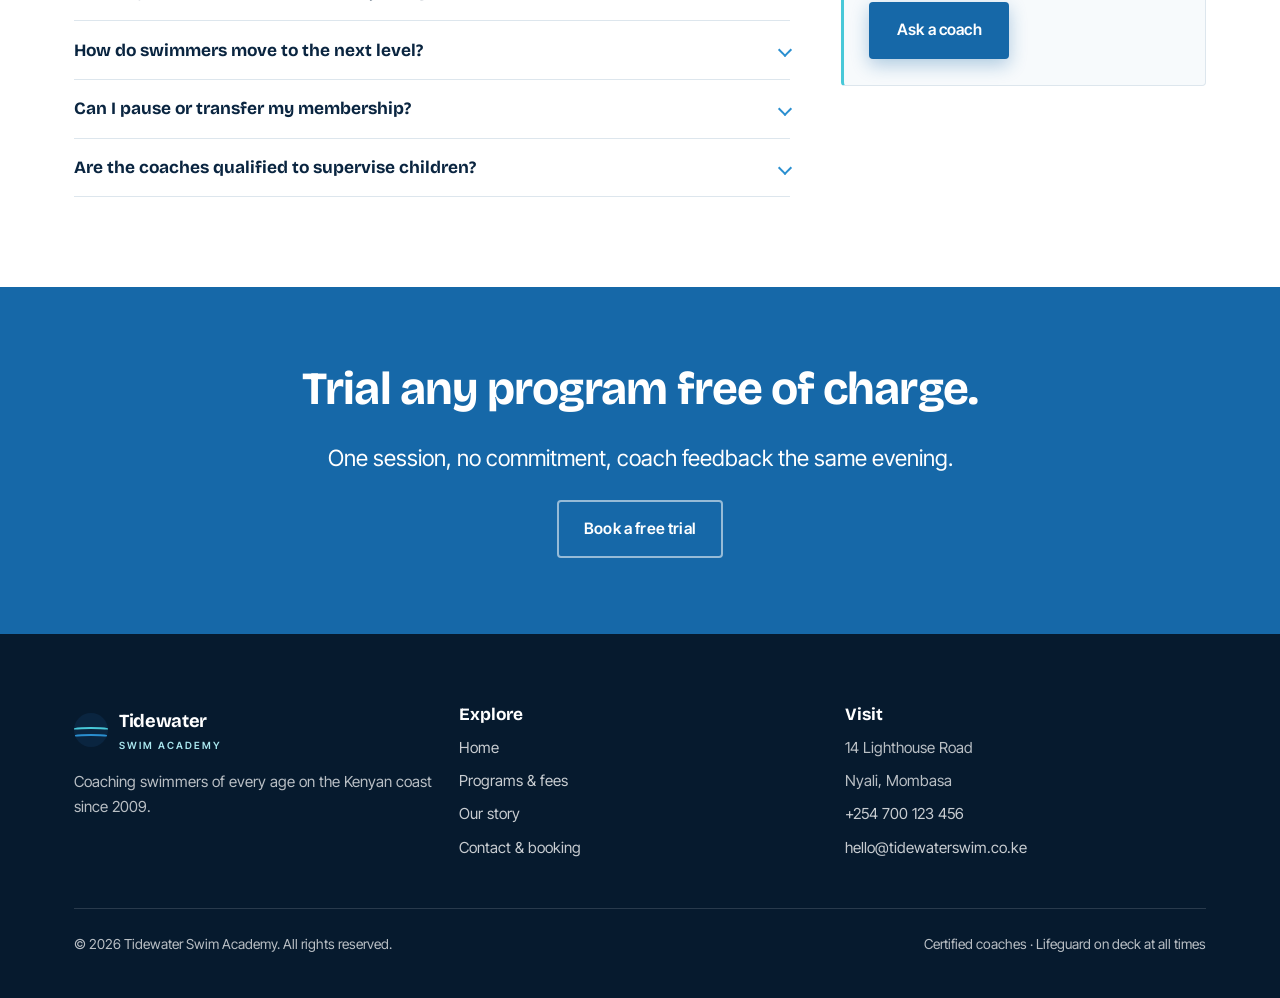
<file: services.html>
<!DOCTYPE html>
<html lang="en">
  <head>
    <meta charset="utf-8" />
    <meta name="viewport" content="width=device-width, initial-scale=1" />
    <title>Programs &amp; Fees | Tidewater Swim Academy</title>
    <meta
      name="description"
      content="Learn-to-swim classes, adult beginner groups, private coaching and performance squads at Tidewater Swim Academy, with a full weekly timetable and 2026 fees."
    />
    <link rel="icon" href="favicon.png" type="image/png" />
    <link rel="preconnect" href="https://fonts.googleapis.com" />
    <link rel="preconnect" href="https://fonts.gstatic.com" crossorigin />
    <link
      href="https://fonts.googleapis.com/css2?family=Bricolage+Grotesque:opsz,wght@12..96,600;12..96,700&family=Inter+Tight:wght@400;500;600;700&display=swap"
      rel="stylesheet"
    />
    <link rel="stylesheet" href="styles.css" />
  </head>

  <body>
    <a class="skip-link" href="#main">Skip to main content</a>

    <header class="site-header">
      <div class="site-header__inner">
        <a class="brand" href="index.html">
          <span class="brand__mark" aria-hidden="true"></span>
          <span>Tidewater<small>Swim Academy</small></span>
        </a>
        <button
          class="nav-toggle"
          type="button"
          aria-expanded="false"
          aria-controls="primary-nav"
          aria-label="Toggle navigation menu"
        >
          <span aria-hidden="true"></span>
        </button>
        <nav class="site-nav" id="primary-nav" aria-label="Main">
          <ul>
            <li><a href="index.html">Home</a></li>
            <li><a href="services.html" aria-current="page">Programs</a></li>
            <li><a href="about.html">Our Story</a></li>
            <li class="nav-cta"><a href="contact.html">Book a trial</a></li>
          </ul>
        </nav>
      </div>
    </header>

    <main id="main">
      <!-- ===== Page banner ===== -->
      <section class="page-banner">
        <div class="wrapper">
          <p class="eyebrow">Programs</p>
          <h1>Coaching for every stage of the swimmer.</h1>
          <p class="lead page-banner__lead">
            Six programs, one progression. Swimmers move up when milestones are met &mdash;
            never on the calendar alone.
          </p>
          <ol class="breadcrumb">
            <li><a href="index.html">Home</a></li>
            <li aria-hidden="true">/</li>
            <li>Programs</li>
          </ol>
        </div>
      </section>

      <!-- ===== Filterable program grid ===== -->
      <section class="section">
        <div class="wrapper">
          <div class="section-head reveal">
            <p class="eyebrow">What&rsquo;s offered</p>
            <h2>Choose a program</h2>
            <p class="lead">Filter by who the program is for.</p>
          </div>

          <div class="filter-bar reveal" role="group" aria-label="Filter programs by swimmer">
            <button class="filter-btn" type="button" data-filter="all" aria-pressed="true">
              All programs
            </button>
            <button class="filter-btn" type="button" data-filter="children" aria-pressed="false">
              Children
            </button>
            <button class="filter-btn" type="button" data-filter="adults" aria-pressed="false">
              Adults
            </button>
            <button class="filter-btn" type="button" data-filter="competitive" aria-pressed="false">
              Competitive
            </button>
          </div>
          <p class="table-note" id="filter-count" role="status">Showing 6 of 6 programs.</p>

          <div class="columns-3 program-grid">
            <article class="card reveal" data-audience="children">
              <span class="badge">Ages 4&ndash;6</span>
              <h3 class="program-card__title">Little Tides</h3>
              <span class="price-tag">KSh 6,500 <span>/ month</span></span>
              <p>
                Water confidence, submerging, floating and first kicks in shallow water with
                two coaches per lane.
              </p>
              <ul class="tick-list">
                <li>2 sessions weekly · 30 minutes</li>
                <li>Maximum 6 swimmers</li>
              </ul>
            </article>

            <article class="card reveal" data-audience="children" data-delay="90">
              <span class="badge">Ages 7&ndash;12</span>
              <h3 class="program-card__title">Learn to Swim</h3>
              <span class="price-tag">KSh 7,800 <span>/ month</span></span>
              <p>
                A structured five-level pathway covering all four strokes, turns and 100&nbsp;m
                continuous swimming.
              </p>
              <ul class="tick-list">
                <li>2 sessions weekly · 45 minutes</li>
                <li>Milestone report every 6 weeks</li>
              </ul>
            </article>

            <article class="card reveal" data-audience="adults" data-delay="180">
              <span class="badge">Adults</span>
              <h3 class="program-card__title">Adult Beginners</h3>
              <span class="price-tag">KSh 8,400 <span>/ month</span></span>
              <p>
                For adults who never learned, or who are anxious in deep water. Quiet lanes,
                slow build, no spectators.
              </p>
              <ul class="tick-list">
                <li>2 sessions weekly · 60 minutes</li>
                <li>Maximum 5 swimmers</li>
              </ul>
            </article>

            <article class="card reveal" data-audience="adults">
              <span class="badge">Adults</span>
              <h3 class="program-card__title">Stroke Clinic</h3>
              <span class="price-tag">KSh 9,600 <span>/ month</span></span>
              <p>
                Technique repair for adults who can already swim: breathing rhythm, catch,
                body position and open-water pacing.
              </p>
              <ul class="tick-list">
                <li>Weekly session · 60 minutes</li>
                <li>Video review once a month</li>
              </ul>
            </article>

            <article class="card reveal" data-audience="competitive" data-delay="90">
              <span class="badge">Squad</span>
              <h3 class="program-card__title">Performance Squad</h3>
              <span class="price-tag">KSh 14,500 <span>/ month</span></span>
              <p>
                Periodised training for club and school competitors, with pace sets, dryland
                work and full meet preparation.
              </p>
              <ul class="tick-list">
                <li>5 sessions weekly · 90 minutes</li>
                <li>Entry by coach assessment</li>
              </ul>
            </article>

            <article class="card reveal" data-audience="competitive" data-delay="180">
              <span class="badge">One to one</span>
              <h3 class="program-card__title">Private Coaching</h3>
              <span class="price-tag">KSh 2,800 <span>/ session</span></span>
              <p>
                A single coach, a single swimmer and one goal &mdash; a stubborn stroke fault,
                a start, a turn, or a time to beat.
              </p>
              <ul class="tick-list">
                <li>Booked per session · 45 minutes</li>
                <li>Available to all members</li>
              </ul>
            </article>
          </div>
        </div>
      </section>

      <!-- ===== Timetable: data table ===== -->
      <section class="section section--tint">
        <div class="wrapper">
          <div class="sidebar-layout">
            <div class="sidebar-layout__main reveal">
              <p class="eyebrow">Timetable</p>
              <h2>Weekly session schedule</h2>
              <p>
                All times are East Africa Time. Lane space is confirmed at booking; squad
                sessions run through school holidays.
              </p>

              <div class="table-scroll">
                <table class="data-table">
                  <caption>
                    Tidewater weekly timetable &mdash; term 3, 2026
                  </caption>
                  <thead>
                    <tr>
                      <th scope="col">Program</th>
                      <th scope="col">Days</th>
                      <th scope="col">Time</th>
                      <th scope="col">Lane</th>
                      <th scope="col">Monthly fee</th>
                    </tr>
                  </thead>
                  <tbody>
                    <tr>
                      <th scope="row">Little Tides</th>
                      <td>Mon &amp; Wed</td>
                      <td>4:00 &ndash; 4:30 pm</td>
                      <td>1</td>
                      <td>KSh 6,500</td>
                    </tr>
                    <tr>
                      <th scope="row">Learn to Swim</th>
                      <td>Tue &amp; Thu</td>
                      <td>4:45 &ndash; 5:30 pm</td>
                      <td>2 &amp; 3</td>
                      <td>KSh 7,800</td>
                    </tr>
                    <tr>
                      <th scope="row">Learn to Swim</th>
                      <td>Saturday</td>
                      <td>8:00 &ndash; 8:45 am</td>
                      <td>2 &amp; 3</td>
                      <td>KSh 7,800</td>
                    </tr>
                    <tr>
                      <th scope="row">Adult Beginners</th>
                      <td>Tue &amp; Thu</td>
                      <td>6:00 &ndash; 7:00 am</td>
                      <td>4</td>
                      <td>KSh 8,400</td>
                    </tr>
                    <tr>
                      <th scope="row">Stroke Clinic</th>
                      <td>Saturday</td>
                      <td>9:30 &ndash; 10:30 am</td>
                      <td>4</td>
                      <td>KSh 9,600</td>
                    </tr>
                    <tr>
                      <th scope="row">Performance Squad</th>
                      <td>Mon &ndash; Fri</td>
                      <td>5:30 &ndash; 7:00 pm</td>
                      <td>5 &amp; 6</td>
                      <td>KSh 14,500</td>
                    </tr>
                    <tr>
                      <th scope="row">Private Coaching</th>
                      <td>By arrangement</td>
                      <td>Flexible</td>
                      <td>Any</td>
                      <td>KSh 2,800 / session</td>
                    </tr>
                  </tbody>
                </table>
              </div>
              <p class="table-note">
                Sibling discount of 10% applies from the second swimmer. Fees include pool
                entry, equipment and milestone reporting.
              </p>
            </div>

            <aside class="sidebar-layout__aside reveal" data-delay="120">
              <figure class="frame aside-media">
                <img
                  src="images/underwater.jpg"
                  alt="Adult swimmer streamlining underwater with sunlight falling through turquoise water"
                  width="1200"
                  height="1504"
                  loading="lazy"
                />
              </figure>
              <div class="panel">
                <h3>What to bring</h3>
                <ul class="tick-list">
                  <li>Swimsuit and towel</li>
                  <li>Goggles (loan pairs available)</li>
                  <li>Silicone cap for squad sessions</li>
                  <li>Water bottle</li>
                </ul>
              </div>
            </aside>
          </div>
        </div>
      </section>

      <!-- ===== FAQ accordion ===== -->
      <section class="section">
        <div class="wrapper">
          <div class="sidebar-layout">
            <div class="sidebar-layout__main reveal">
              <p class="eyebrow">Questions</p>
              <h2>Before you book</h2>
              <div class="accordion">
                <div class="accordion__item">
                  <h3 class="accordion__heading">
                    <button
                      class="accordion__trigger"
                      type="button"
                      aria-expanded="false"
                      aria-controls="faq-1"
                      id="faq-1-trigger"
                    >
                      Does my child need to swim before joining?
                    </button>
                  </h3>
                  <div class="accordion__panel" id="faq-1" role="region" aria-labelledby="faq-1-trigger">
                    <p>
                      No. Little Tides and Level 1 of Learn to Swim both start with swimmers
                      who have never entered a pool. The assessment simply tells us which lane
                      to place them in.
                    </p>
                  </div>
                </div>

                <div class="accordion__item">
                  <h3 class="accordion__heading">
                    <button
                      class="accordion__trigger"
                      type="button"
                      aria-expanded="false"
                      aria-controls="faq-2"
                      id="faq-2-trigger"
                    >
                      How do swimmers move to the next level?
                    </button>
                  </h3>
                  <div class="accordion__panel" id="faq-2" role="region" aria-labelledby="faq-2-trigger">
                    <p>
                      Each level has written milestones. Coaches assess every six weeks and
                      send a short report; swimmers move up as soon as the milestones are met,
                      whatever the term dates say.
                    </p>
                  </div>
                </div>

                <div class="accordion__item">
                  <h3 class="accordion__heading">
                    <button
                      class="accordion__trigger"
                      type="button"
                      aria-expanded="false"
                      aria-controls="faq-3"
                      id="faq-3-trigger"
                    >
                      Can I pause or transfer my membership?
                    </button>
                  </h3>
                  <div class="accordion__panel" id="faq-3" role="region" aria-labelledby="faq-3-trigger">
                    <p>
                      Memberships can be paused once per term with two weeks&rsquo; notice, and
                      transferred to another family member at any time at no cost.
                    </p>
                  </div>
                </div>

                <div class="accordion__item">
                  <h3 class="accordion__heading">
                    <button
                      class="accordion__trigger"
                      type="button"
                      aria-expanded="false"
                      aria-controls="faq-4"
                      id="faq-4-trigger"
                    >
                      Are the coaches qualified to supervise children?
                    </button>
                  </h3>
                  <div class="accordion__panel" id="faq-4" role="region" aria-labelledby="faq-4-trigger">
                    <p>
                      Every coach holds a recognised swim teaching qualification, current
                      lifesaving certification and first aid training, and a lifeguard is on
                      deck for all sessions.
                    </p>
                  </div>
                </div>
              </div>
            </div>

            <aside class="sidebar-layout__aside reveal" data-delay="120">
              <div class="panel">
                <h3>Not sure which program fits?</h3>
                <p class="muted">
                  Tell us the swimmer&rsquo;s age and what they can already do. We will
                  recommend a lane before you pay anything.
                </p>
                <a class="btn btn--primary" href="contact.html">Ask a coach</a>
              </div>
            </aside>
          </div>
        </div>
      </section>

      <section class="cta-band">
        <div class="wrapper">
          <h2>Trial any program free of charge.</h2>
          <p class="lead cta-band__lead">
            One session, no commitment, coach feedback the same evening.
          </p>
          <div class="btn-row">
            <a class="btn btn--ghost" href="contact.html">Book a free trial</a>
          </div>
        </div>
      </section>
    </main>

    <footer class="site-footer">
      <div class="wrapper">
        <div class="grid">
          <div>
            <a class="brand" href="index.html">
              <span class="brand__mark" aria-hidden="true"></span>
              <span>Tidewater<small>Swim Academy</small></span>
            </a>
            <p>Coaching swimmers of every age on the Kenyan coast since 2009.</p>
          </div>
          <div>
            <h3>Explore</h3>
            <ul>
              <li><a href="index.html">Home</a></li>
              <li><a href="services.html">Programs &amp; fees</a></li>
              <li><a href="about.html">Our story</a></li>
              <li><a href="contact.html">Contact &amp; booking</a></li>
            </ul>
          </div>
          <div>
            <h3>Visit</h3>
            <ul>
              <li>14 Lighthouse Road</li>
              <li>Nyali, Mombasa</li>
              <li><a href="tel:+254700123456">+254 700 123 456</a></li>
              <li><a href="mailto:hello@tidewaterswim.co.ke">hello@tidewaterswim.co.ke</a></li>
            </ul>
          </div>
        </div>
        <div class="footer-bottom">
          <p>&copy; <span id="year">2026</span> Tidewater Swim Academy. All rights reserved.</p>
          <p>Certified coaches · Lifeguard on deck at all times</p>
        </div>
      </div>
    </footer>

    <button class="to-top" type="button" aria-label="Back to top">&uarr;</button>
    <script src="main.js"></script>
  </body>
</html>
</file>
<file: styles.css>
/* ==========================================================================
   Tidewater Swim Academy — site-wide styles
   Sections: 1 Tokens · 2 Reset/Base · 3 Typography · 4 Layout · 5 Header/Nav
             6 Buttons · 7 Components · 8 Table · 9 Form · 10 Footer
             11 Animation · 12 Responsive
   ========================================================================== */

/* 1 — Design tokens ------------------------------------------------------- */
:root {
  --navy-900: #061a2e;
  --navy-800: #0a2540;
  --navy-700: #103a5c;
  --blue-600: #1668a8;
  --blue-500: #2a8fd0;
  --aqua-400: #48c8d8;
  --aqua-200: #a9e6ee;
  --sand: #f4efe6;
  --paper: #f7fafc;
  --white: #ffffff;
  --ink: #14212e;
  --ink-muted: #4f6474;
  --line: #dde6ed;

  --font-display: "Bricolage Grotesque", "Trebuchet MS", Verdana, sans-serif;
  --font-body: "Inter Tight", "Segoe UI", Helvetica, Arial, sans-serif;

  --step--1: clamp(0.82rem, 0.8rem + 0.1vw, 0.9rem);
  --step-0: clamp(1rem, 0.97rem + 0.15vw, 1.08rem);
  --step-1: clamp(1.18rem, 1.1rem + 0.4vw, 1.4rem);
  --step-2: clamp(1.45rem, 1.3rem + 0.8vw, 2rem);
  --step-3: clamp(1.9rem, 1.6rem + 1.6vw, 2.9rem);
  --step-4: clamp(2.4rem, 1.9rem + 3vw, 4.4rem);

  --wrap: 1180px;
  --gap: 1.5rem;
  --radius: 4px;
  --shadow-sm: 0 1px 2px rgba(6, 26, 46, 0.08), 0 6px 18px rgba(6, 26, 46, 0.06);
  --shadow-md: 0 12px 40px rgba(6, 26, 46, 0.14);
  --ease: cubic-bezier(0.22, 0.61, 0.36, 1);
}

/* 2 — Reset & base ------------------------------------------------------- */
*,
*::before,
*::after {
  box-sizing: border-box;
}

html {
  scroll-behavior: smooth;
  -webkit-text-size-adjust: 100%;
}

body {
  margin: 0;
  background-color: var(--white);
  color: var(--ink);
  font-family: var(--font-body);
  font-size: var(--step-0);
  line-height: 1.65;
  overflow-x: hidden;
}

img {
  display: block;
  max-width: 100%;
  height: auto;
}

a {
  color: var(--blue-600);
  text-decoration: none;
}

a:hover {
  color: var(--navy-800);
}

:focus-visible {
  outline: 3px solid var(--aqua-400);
  outline-offset: 3px;
}

.skip-link {
  position: absolute;
  left: 1rem;
  top: -3rem;
  z-index: 200;
  padding: 0.6rem 1rem;
  background-color: var(--navy-800);
  color: var(--white);
  border-radius: var(--radius);
  transition: top 0.25s var(--ease);
}

.skip-link:focus {
  top: 1rem;
  color: var(--white);
}

.visually-hidden {
  position: absolute;
  width: 1px;
  height: 1px;
  margin: -1px;
  padding: 0;
  overflow: hidden;
  clip: rect(0 0 0 0);
  white-space: nowrap;
  border: 0;
}

/* 3 — Typography --------------------------------------------------------- */
h1,
h2,
h3,
h4 {
  font-family: var(--font-display);
  line-height: 1.08;
  letter-spacing: -0.02em;
  color: var(--navy-800);
  margin: 0 0 0.6em;
  font-weight: 700;
}

h1 {
  font-size: var(--step-4);
}
h2 {
  font-size: var(--step-3);
}
h3 {
  font-size: var(--step-1);
}
h4 {
  font-size: var(--step-0);
  letter-spacing: 0;
}

p {
  margin: 0 0 1.1em;
  max-width: 68ch;
}

.eyebrow {
  display: inline-block;
  margin-bottom: 1rem;
  font-family: var(--font-body);
  font-size: var(--step--1);
  font-weight: 600;
  letter-spacing: 0.16em;
  text-transform: uppercase;
  color: var(--blue-600);
}

.eyebrow::before {
  content: "";
  display: inline-block;
  width: 2.2rem;
  height: 2px;
  margin-right: 0.7rem;
  vertical-align: middle;
  background-color: var(--aqua-400);
}

.lead {
  font-size: var(--step-1);
  line-height: 1.5;
  color: var(--ink-muted);
}

.muted {
  color: var(--ink-muted);
}

blockquote {
  margin: 0;
  padding-left: 1.6rem;
  border-left: 3px solid var(--aqua-400);
  font-family: var(--font-display);
  font-size: var(--step-1);
  line-height: 1.45;
  color: var(--navy-800);
}

/* Styled lists (Ch. 5) */
.check-list,
.tick-list {
  list-style: none;
  margin: 0 0 1.5rem;
  padding: 0;
}

.check-list li,
.tick-list li {
  position: relative;
  padding: 0.45rem 0 0.45rem 2rem;
  border-bottom: 1px solid var(--line);
}

.check-list li:last-child,
.tick-list li:last-child {
  border-bottom: 0;
}

.check-list li::before,
.tick-list li::before {
  content: "";
  position: absolute;
  left: 0;
  top: 1.05em;
  width: 12px;
  height: 7px;
  border-left: 2px solid var(--blue-500);
  border-bottom: 2px solid var(--blue-500);
  transform: rotate(-45deg);
}

ol.steps {
  counter-reset: step;
  list-style: none;
  margin: 0;
  padding: 0;
}

ol.steps li {
  counter-increment: step;
  position: relative;
  padding: 0 0 1.4rem 3.4rem;
  border-left: 2px solid var(--line);
  margin-left: 1rem;
}

ol.steps li:last-child {
  border-left-color: transparent;
  padding-bottom: 0;
}

ol.steps li::before {
  content: counter(step);
  position: absolute;
  left: -1.05rem;
  top: 0;
  width: 2.1rem;
  height: 2.1rem;
  display: grid;
  place-items: center;
  border-radius: 50%;
  background-color: var(--navy-800);
  color: var(--white);
  font-family: var(--font-display);
  font-size: 0.95rem;
}

ol.steps h3 {
  margin-bottom: 0.35rem;
}

/* 4 — Layout ------------------------------------------------------------- */
.wrapper {
  width: 100%;
  max-width: var(--wrap);
  margin: 0 auto;
  padding: 0 1.5rem;
}

.section {
  padding: clamp(3.5rem, 7vw, 7rem) 0;
}

.section--tint {
  background-color: var(--paper);
  border-top: 1px solid var(--line);
  border-bottom: 1px solid var(--line);
}

.section--sand {
  background-color: var(--sand);
}

.section--navy {
  background-color: var(--navy-800);
  color: var(--aqua-200);
}

.section--navy h2,
.section--navy h3 {
  color: var(--white);
}

.section-head {
  max-width: 62ch;
  margin-bottom: clamp(2rem, 4vw, 3.25rem);
}

.grid {
  display: flex;
  flex-wrap: wrap;
  gap: var(--gap);
}

.grid > * {
  flex: 1 1 260px;
}

.split {
  display: flex;
  flex-wrap: wrap;
  gap: clamp(2rem, 5vw, 4rem);
  align-items: center;
}

.split__media,
.split__body {
  flex: 1 1 380px;
  min-width: 0;
}

.columns-3 {
  display: flex;
  flex-wrap: wrap;
  gap: var(--gap);
}

.columns-3 > * {
  flex: 1 1 280px;
}

.sidebar-layout {
  display: flex;
  flex-wrap: wrap;
  gap: clamp(2rem, 4vw, 3.5rem);
}

.sidebar-layout__main {
  flex: 3 1 460px;
  min-width: 0;
}

.sidebar-layout__aside {
  flex: 1 1 280px;
  min-width: 0;
}

.frame {
  position: relative;
  overflow: hidden;
  border-radius: var(--radius);
  box-shadow: var(--shadow-md);
}

.frame img {
  width: 100%;
  transition: transform 0.9s var(--ease);
}

.frame:hover img {
  transform: scale(1.04);
}

.frame--offset::after {
  content: "";
  position: absolute;
  inset: auto -14px -14px auto;
  width: 42%;
  height: 42%;
  border-right: 3px solid var(--aqua-400);
  border-bottom: 3px solid var(--aqua-400);
  pointer-events: none;
}

/* 5 — Header & navigation ------------------------------------------------ */
.site-header {
  position: sticky;
  top: 0;
  z-index: 100;
  background-color: rgba(255, 255, 255, 0.96);
  border-bottom: 1px solid var(--line);
  transition: box-shadow 0.3s var(--ease), padding 0.3s var(--ease);
}

.site-header.is-stuck {
  box-shadow: 0 4px 20px rgba(6, 26, 46, 0.1);
}

.site-header__inner {
  display: flex;
  align-items: center;
  justify-content: space-between;
  gap: 1rem;
  padding: 0.9rem 1.5rem;
  max-width: var(--wrap);
  margin: 0 auto;
  transition: padding 0.3s var(--ease);
}

.site-header.is-stuck .site-header__inner {
  padding-top: 0.55rem;
  padding-bottom: 0.55rem;
}

.brand {
  display: flex;
  align-items: center;
  gap: 0.7rem;
  font-family: var(--font-display);
  font-size: 1.15rem;
  font-weight: 700;
  letter-spacing: -0.02em;
  color: var(--navy-800);
}

.brand__mark {
  width: 34px;
  height: 34px;
  flex: 0 0 auto;
  border-radius: 50%;
  background-color: var(--navy-800);
  position: relative;
  overflow: hidden;
}

.brand__mark::before,
.brand__mark::after {
  content: "";
  position: absolute;
  left: -20%;
  width: 140%;
  height: 8px;
  border-radius: 50%;
  border-top: 2px solid var(--aqua-400);
}

.brand__mark::before {
  top: 42%;
}

.brand__mark::after {
  top: 62%;
  border-top-color: var(--blue-500);
}

.brand small {
  display: block;
  font-family: var(--font-body);
  font-size: 0.62rem;
  font-weight: 600;
  letter-spacing: 0.2em;
  text-transform: uppercase;
  color: var(--ink-muted);
}

.nav-toggle {
  display: none;
  width: 44px;
  height: 44px;
  border: 1px solid var(--line);
  border-radius: var(--radius);
  background-color: var(--white);
  cursor: pointer;
}

.nav-toggle span,
.nav-toggle span::before,
.nav-toggle span::after {
  display: block;
  width: 20px;
  height: 2px;
  margin: 0 auto;
  background-color: var(--navy-800);
  transition: transform 0.3s var(--ease), opacity 0.2s linear;
}

.nav-toggle span::before,
.nav-toggle span::after {
  content: "";
  position: relative;
}

.nav-toggle span::before {
  top: -6px;
}

.nav-toggle span::after {
  top: 4px;
}

.nav-toggle[aria-expanded="true"] span {
  transform: rotate(45deg);
}

.nav-toggle[aria-expanded="true"] span::before {
  opacity: 0;
}

.nav-toggle[aria-expanded="true"] span::after {
  top: -2px;
  transform: rotate(-90deg);
}

.site-nav ul {
  display: flex;
  align-items: center;
  gap: 0.4rem;
  list-style: none;
  margin: 0;
  padding: 0;
}

.site-nav a {
  position: relative;
  display: block;
  padding: 0.6rem 0.85rem;
  font-size: 0.95rem;
  font-weight: 500;
  color: var(--navy-800);
  border-radius: var(--radius);
  transition: color 0.2s var(--ease), background-color 0.2s var(--ease);
}

.site-nav a::after {
  content: "";
  position: absolute;
  left: 0.85rem;
  right: 0.85rem;
  bottom: 0.38rem;
  height: 2px;
  background-color: var(--aqua-400);
  transform: scaleX(0);
  transform-origin: left;
  transition: transform 0.3s var(--ease);
}

.site-nav a:hover,
.site-nav a:focus-visible {
  color: var(--blue-600);
  background-color: var(--paper);
}

.site-nav a:hover::after,
.site-nav a:focus-visible::after,
.site-nav a[aria-current="page"]::after {
  transform: scaleX(1);
}

.site-nav a[aria-current="page"] {
  color: var(--blue-600);
  font-weight: 600;
}

.site-nav .nav-cta a,
.site-nav .nav-cta a[aria-current="page"] {
  margin-left: 0.5rem;
  padding: 0.65rem 1.2rem;
  background-color: var(--navy-800);
  color: var(--white);
}

.site-nav .nav-cta a::after {
  display: none;
}

.site-nav .nav-cta a:hover {
  background-color: var(--blue-600);
}

/* 6 — Buttons ------------------------------------------------------------ */
.btn {
  display: inline-block;
  padding: 0.85rem 1.6rem;
  border: 2px solid transparent;
  border-radius: var(--radius);
  font-family: var(--font-body);
  font-size: 0.98rem;
  font-weight: 600;
  letter-spacing: 0.01em;
  cursor: pointer;
  transition: transform 0.2s var(--ease), background-color 0.25s var(--ease),
    color 0.25s var(--ease), border-color 0.25s var(--ease), box-shadow 0.25s var(--ease);
}

.btn:active {
  transform: translateY(1px);
}

.btn--primary {
  background-color: var(--blue-600);
  color: var(--white);
  box-shadow: 0 6px 18px rgba(22, 104, 168, 0.32);
}

.btn--primary:hover {
  background-color: var(--navy-800);
  color: var(--white);
  box-shadow: 0 10px 26px rgba(6, 26, 46, 0.28);
}

.btn--ghost {
  border-color: rgba(255, 255, 255, 0.55);
  color: var(--white);
  background-color: transparent;
}

.btn--ghost:hover {
  border-color: var(--aqua-400);
  background-color: rgba(72, 200, 216, 0.16);
  color: var(--white);
}

.btn--outline {
  border-color: var(--navy-800);
  color: var(--navy-800);
  background-color: transparent;
}

.btn--outline:hover {
  background-color: var(--navy-800);
  color: var(--white);
}

.btn-row {
  display: flex;
  flex-wrap: wrap;
  gap: 0.9rem;
  margin-top: 1.6rem;
}

/* 7 — Components --------------------------------------------------------- */
/* Hero */
.hero {
  position: relative;
  min-height: min(84vh, 720px);
  display: flex;
  align-items: flex-end;
  background-color: var(--navy-900);
  overflow: hidden;
}

.hero__media {
  position: absolute;
  inset: 0;
}

.hero__media img {
  width: 100%;
  height: 100%;
  object-fit: cover;
  opacity: 0.55;
  transform: scale(1.06);
  animation: heroPan 12s var(--ease) forwards;
}

.hero::after {
  content: "";
  position: absolute;
  inset: 0;
  background-color: rgba(6, 26, 46, 0.55);
}

.hero__inner {
  position: relative;
  z-index: 2;
  width: 100%;
  max-width: var(--wrap);
  margin: 0 auto;
  padding: clamp(4rem, 12vw, 8rem) 1.5rem clamp(2.5rem, 6vw, 4.5rem);
}

.hero h1,
.hero .eyebrow,
.hero p {
  color: var(--white);
}

.hero h1 {
  max-width: 20ch;
}

.hero p {
  max-width: 48ch;
  color: rgba(255, 255, 255, 0.86);
  font-size: var(--step-1);
}

.hero .eyebrow {
  color: var(--aqua-200);
}

.hero-stats {
  display: flex;
  flex-wrap: wrap;
  gap: 2.5rem;
  margin-top: 2.75rem;
  padding-top: 1.75rem;
  border-top: 1px solid rgba(255, 255, 255, 0.25);
  list-style: none;
}

.hero-stats dt {
  font-family: var(--font-display);
  font-size: var(--step-2);
  color: var(--white);
}

.hero-stats dd {
  margin: 0.2rem 0 0;
  font-size: var(--step--1);
  letter-spacing: 0.12em;
  text-transform: uppercase;
  color: var(--aqua-200);
}

/* Page banner (inner pages) */
.page-banner {
  position: relative;
  padding: clamp(3.5rem, 8vw, 6rem) 0 clamp(2.5rem, 5vw, 4rem);
  background-color: var(--navy-800);
  color: var(--white);
  overflow: hidden;
}

.page-banner::before {
  content: "";
  position: absolute;
  inset: 0;
  background-image: repeating-linear-gradient(
    90deg,
    rgba(255, 255, 255, 0.05) 0 1px,
    transparent 1px 84px
  );
}

.page-banner h1,
.page-banner p {
  color: var(--white);
  position: relative;
}

.page-banner .page-banner__lead {
  color: rgba(255, 255, 255, 0.85);
}

.page-banner .eyebrow {
  color: var(--aqua-200);
  position: relative;
}

.breadcrumb {
  position: relative;
  display: flex;
  gap: 0.5rem;
  margin: 1.5rem 0 0;
  padding: 0;
  list-style: none;
  font-size: var(--step--1);
  color: var(--aqua-200);
}

.breadcrumb a {
  color: var(--aqua-200);
}

.breadcrumb a:hover {
  color: var(--white);
}

/* Cards */
.card {
  padding: 1.75rem;
  background-color: var(--white);
  border: 1px solid var(--line);
  border-top: 3px solid var(--blue-500);
  border-radius: var(--radius);
  transition: transform 0.35s var(--ease), box-shadow 0.35s var(--ease),
    border-top-color 0.35s var(--ease);
}

.team-card {
  border-top-color: var(--aqua-400);
}

.program-grid {
  margin-top: 1.5rem;
}

.program-card__title {
  margin-top: 0.8rem;
}

.aside-media {
  margin: 0 0 1.5rem;
}

.accordion__heading {
  margin: 0;
}

.card:hover {
  transform: translateY(-5px);
  box-shadow: var(--shadow-md);
  border-top-color: var(--aqua-400);
}

.card h3 {
  margin-bottom: 0.5rem;
}

.card p:last-child {
  margin-bottom: 0;
}

.card__icon {
  width: 44px;
  height: 44px;
  margin-bottom: 1.1rem;
  display: grid;
  place-items: center;
  border-radius: 50%;
  background-color: var(--paper);
  color: var(--blue-600);
  font-family: var(--font-display);
  font-size: 1.05rem;
}

.price-tag {
  display: block;
  margin-bottom: 0.9rem;
  font-family: var(--font-display);
  font-size: var(--step-2);
  color: var(--navy-800);
}

.price-tag span {
  font-family: var(--font-body);
  font-size: var(--step--1);
  font-weight: 500;
  color: var(--ink-muted);
}

.badge {
  display: inline-block;
  padding: 0.25rem 0.6rem;
  border-radius: 999px;
  background-color: var(--aqua-200);
  color: var(--navy-800);
  font-size: 0.72rem;
  font-weight: 700;
  letter-spacing: 0.08em;
  text-transform: uppercase;
}

/* Service program cards with filter */
.filter-bar {
  display: flex;
  flex-wrap: wrap;
  gap: 0.5rem;
  margin-bottom: 2rem;
}

.filter-btn {
  padding: 0.55rem 1.1rem;
  border: 1px solid var(--line);
  border-radius: 999px;
  background-color: var(--white);
  font-family: var(--font-body);
  font-size: 0.9rem;
  font-weight: 600;
  color: var(--ink-muted);
  cursor: pointer;
  transition: all 0.25s var(--ease);
}

.filter-btn:hover {
  border-color: var(--blue-500);
  color: var(--blue-600);
}

.filter-btn[aria-pressed="true"] {
  background-color: var(--navy-800);
  border-color: var(--navy-800);
  color: var(--white);
}

.is-hidden {
  display: none !important;
}

/* Accordion */
.accordion {
  border-top: 1px solid var(--line);
}

.accordion__item {
  border-bottom: 1px solid var(--line);
}

.accordion__trigger {
  width: 100%;
  display: flex;
  align-items: center;
  justify-content: space-between;
  gap: 1rem;
  padding: 1.15rem 0;
  border: 0;
  background: none;
  font-family: var(--font-display);
  font-size: var(--step-0);
  font-weight: 700;
  color: var(--navy-800);
  text-align: left;
  cursor: pointer;
  transition: color 0.2s var(--ease);
}

.accordion__trigger:hover {
  color: var(--blue-600);
}

.accordion__trigger::after {
  content: "";
  flex: 0 0 auto;
  width: 10px;
  height: 10px;
  border-right: 2px solid var(--blue-500);
  border-bottom: 2px solid var(--blue-500);
  transform: rotate(45deg);
  transition: transform 0.3s var(--ease);
}

.accordion__trigger[aria-expanded="true"]::after {
  transform: rotate(-135deg);
}

.accordion__panel {
  max-height: 0;
  overflow: hidden;
  transition: max-height 0.4s var(--ease);
}

.accordion__panel p {
  padding-bottom: 1.1rem;
  margin: 0;
}

/* Testimonials */
.quote-card {
  padding: 2rem;
  background-color: var(--white);
  border: 1px solid var(--line);
  border-radius: var(--radius);
  box-shadow: var(--shadow-sm);
}

.quote-card footer {
  margin-top: 1.25rem;
  padding-top: 1rem;
  border-top: 1px solid var(--line);
  font-size: var(--step--1);
  color: var(--ink-muted);
}

/* Stat strip */
.stat-strip {
  display: flex;
  flex-wrap: wrap;
  gap: 1px;
  background-color: rgba(255, 255, 255, 0.18);
  list-style: none;
  margin: 0;
  padding: 0;
}

.stat-strip li {
  flex: 1 1 200px;
  padding: 2rem 1.5rem;
  background-color: var(--navy-800);
}

.stat-strip strong {
  display: block;
  font-family: var(--font-display);
  font-size: var(--step-3);
  color: var(--white);
  line-height: 1;
}

.stat-strip span {
  display: block;
  margin-top: 0.6rem;
  font-size: var(--step--1);
  letter-spacing: 0.12em;
  text-transform: uppercase;
  color: var(--aqua-200);
}

/* CTA band */
.cta-band {
  padding: clamp(3rem, 6vw, 5rem) 0;
  background-color: var(--blue-600);
  color: var(--white);
  text-align: center;
}

.cta-band h2,
.cta-band p {
  color: var(--white);
}

.cta-band p {
  margin-left: auto;
  margin-right: auto;
}

.cta-band__lead {
  max-width: 52ch;
}

.cta-band .btn-row {
  justify-content: center;
}

/* Info panel (sidebar) */
.panel {
  padding: 1.6rem;
  background-color: var(--paper);
  border: 1px solid var(--line);
  border-left: 3px solid var(--aqua-400);
  border-radius: var(--radius);
}

.panel h3 {
  font-size: var(--step-0);
}

.panel dl {
  margin: 0;
}

.panel dt {
  font-weight: 600;
  color: var(--navy-800);
}

.panel dd {
  margin: 0 0 0.85rem;
  color: var(--ink-muted);
  font-size: 0.95rem;
}

/* Map */
.map-embed {
  width: 100%;
  min-height: 320px;
  border: 1px solid var(--line);
  border-radius: var(--radius);
  filter: saturate(0.9);
  transition: filter 0.4s var(--ease);
}

.map-embed:hover {
  filter: saturate(1.1);
}

/* 8 — Data table --------------------------------------------------------- */
.table-scroll {
  overflow-x: auto;
  border: 1px solid var(--line);
  border-radius: var(--radius);
  background-color: var(--white);
}

table.data-table {
  width: 100%;
  min-width: 640px;
  border-collapse: collapse;
  font-size: 0.96rem;
}

.data-table--compact {
  min-width: 0;
}

table.data-table caption {
  padding: 1.1rem 1.25rem;
  text-align: left;
  font-size: var(--step--1);
  letter-spacing: 0.08em;
  text-transform: uppercase;
  font-weight: 700;
  color: var(--ink-muted);
  border-bottom: 1px solid var(--line);
}

table.data-table th,
table.data-table td {
  padding: 0.85rem 1.25rem;
  text-align: left;
  border-bottom: 1px solid var(--line);
}

table.data-table thead th {
  background-color: var(--navy-800);
  color: var(--white);
  font-family: var(--font-body);
  font-size: 0.8rem;
  letter-spacing: 0.1em;
  text-transform: uppercase;
  white-space: nowrap;
}

table.data-table tbody th {
  font-weight: 600;
  color: var(--navy-800);
}

table.data-table tbody tr:nth-child(even) {
  background-color: var(--paper);
}

table.data-table tbody tr {
  transition: background-color 0.2s var(--ease);
}

table.data-table tbody tr:hover {
  background-color: var(--aqua-200);
}

table.data-table tbody tr:last-child th,
table.data-table tbody tr:last-child td {
  border-bottom: 0;
}

.table-note {
  margin-top: 0.9rem;
  font-size: var(--step--1);
  color: var(--ink-muted);
}

/* 9 — Form --------------------------------------------------------------- */
.booking-form {
  padding: clamp(1.5rem, 3vw, 2.5rem);
  background-color: var(--white);
  border: 1px solid var(--line);
  border-radius: var(--radius);
  box-shadow: var(--shadow-sm);
}

.booking-form fieldset {
  margin: 0 0 1.75rem;
  padding: 0;
  border: 0;
}

.booking-form legend {
  padding: 0 0 0.9rem;
  font-family: var(--font-display);
  font-size: var(--step-1);
  color: var(--navy-800);
}

.field-row {
  display: flex;
  flex-wrap: wrap;
  gap: 1.1rem;
}

.field {
  flex: 1 1 220px;
  margin-bottom: 1.1rem;
  min-width: 0;
}

.field label {
  display: block;
  margin-bottom: 0.35rem;
  font-size: 0.9rem;
  font-weight: 600;
  color: var(--navy-800);
}

.field-label {
  display: block;
  margin-bottom: 0.5rem;
  color: var(--navy-800);
  font-size: 0.9rem;
  font-weight: 600;
}

.panel--spaced {
  margin-bottom: 1.5rem;
}

.field .req {
  color: var(--blue-600);
}

.field input,
.field select,
.field textarea {
  width: 100%;
  padding: 0.8rem 0.9rem;
  font-family: inherit;
  font-size: 1rem;
  color: var(--ink);
  background-color: var(--white);
  border: 1px solid var(--line);
  border-radius: var(--radius);
  transition: border-color 0.2s var(--ease), box-shadow 0.2s var(--ease);
}

.field textarea {
  min-height: 130px;
  resize: vertical;
}

.field input:hover,
.field select:hover,
.field textarea:hover {
  border-color: var(--blue-500);
}

.field input:focus,
.field select:focus,
.field textarea:focus {
  outline: none;
  border-color: var(--blue-600);
  box-shadow: 0 0 0 3px rgba(42, 143, 208, 0.22);
}

.field .hint {
  display: block;
  margin-top: 0.3rem;
  font-size: 0.82rem;
  color: var(--ink-muted);
}

.field .error {
  display: block;
  min-height: 1.1rem;
  margin-top: 0.3rem;
  font-size: 0.82rem;
  font-weight: 600;
  color: #b3261e;
}

.field.has-error input,
.field.has-error select,
.field.has-error textarea {
  border-color: #b3261e;
  background-color: #fdf4f3;
}

.choice-group {
  display: flex;
  flex-wrap: wrap;
  gap: 0.6rem;
}

.choice {
  display: flex;
  align-items: center;
  gap: 0.5rem;
  padding: 0.65rem 1rem;
  border: 1px solid var(--line);
  border-radius: 999px;
  font-size: 0.92rem;
  cursor: pointer;
  transition: border-color 0.2s var(--ease), background-color 0.2s var(--ease);
}

.choice:hover {
  border-color: var(--blue-500);
  background-color: var(--paper);
}

.field label.choice,
.choice {
  display: inline-flex;
  margin-bottom: 0;
  font-size: 0.92rem;
  font-weight: 500;
  color: var(--ink);
}

.choice input {
  accent-color: var(--blue-600);
  flex: 0 0 auto;
  width: auto;
}

.form-status {
  margin-top: 1.25rem;
  padding: 1rem 1.15rem;
  border-radius: var(--radius);
  background-color: var(--aqua-200);
  color: var(--navy-800);
  font-weight: 600;
}

.form-status[hidden] {
  display: none;
}

/* 10 — Footer ------------------------------------------------------------ */
.site-footer {
  padding: clamp(3rem, 6vw, 4.5rem) 0 1.75rem;
  background-color: var(--navy-900);
  color: rgba(255, 255, 255, 0.72);
  font-size: 0.95rem;
}

.site-footer h2,
.site-footer h3 {
  color: var(--white);
  font-size: var(--step-0);
  letter-spacing: 0;
}

.site-footer .brand {
  color: var(--white);
  margin-bottom: 1rem;
}

.site-footer .brand small {
  color: var(--aqua-200);
}

.site-footer ul {
  list-style: none;
  margin: 0;
  padding: 0;
}

.site-footer li {
  margin-bottom: 0.5rem;
}

.site-footer a {
  color: rgba(255, 255, 255, 0.78);
  transition: color 0.2s var(--ease), padding-left 0.2s var(--ease);
}

.site-footer a:hover {
  color: var(--aqua-400);
  padding-left: 4px;
}

.footer-bottom {
  display: flex;
  flex-wrap: wrap;
  justify-content: space-between;
  gap: 1rem;
  margin-top: 2.5rem;
  padding-top: 1.5rem;
  border-top: 1px solid rgba(255, 255, 255, 0.14);
  font-size: 0.86rem;
}

.to-top {
  position: fixed;
  right: 1.25rem;
  bottom: 1.25rem;
  z-index: 90;
  width: 46px;
  height: 46px;
  display: grid;
  place-items: center;
  border: 0;
  border-radius: 50%;
  background-color: var(--navy-800);
  color: var(--white);
  cursor: pointer;
  opacity: 0;
  visibility: hidden;
  transform: translateY(10px);
  transition: opacity 0.3s var(--ease), transform 0.3s var(--ease), background-color 0.2s;
}

.to-top.is-visible {
  opacity: 1;
  visibility: visible;
  transform: translateY(0);
}

.to-top:hover {
  background-color: var(--blue-600);
}

/* 11 — Animation --------------------------------------------------------- */
@keyframes heroPan {
  from {
    transform: scale(1.12);
  }
  to {
    transform: scale(1);
  }
}

@keyframes riseIn {
  from {
    opacity: 0;
    transform: translateY(18px);
  }
  to {
    opacity: 1;
    transform: translateY(0);
  }
}

.reveal {
  opacity: 0;
  transform: translateY(22px);
  transition: opacity 0.7s var(--ease), transform 0.7s var(--ease);
}

.reveal.is-visible {
  opacity: 1;
  transform: none;
}

.hero__inner > * {
  animation: riseIn 0.9s var(--ease) both;
}

.hero__inner > *:nth-child(2) {
  animation-delay: 0.12s;
}
.hero__inner > *:nth-child(3) {
  animation-delay: 0.22s;
}
.hero__inner > *:nth-child(4) {
  animation-delay: 0.32s;
}
.hero__inner > *:nth-child(5) {
  animation-delay: 0.42s;
}

@media (prefers-reduced-motion: reduce) {
  *,
  *::before,
  *::after {
    animation-duration: 0.001ms !important;
    animation-iteration-count: 1 !important;
    transition-duration: 0.001ms !important;
  }
  html {
    scroll-behavior: auto;
  }
  .reveal {
    opacity: 1;
    transform: none;
  }
}

/* 12 — Responsive -------------------------------------------------------- */
@media (max-width: 860px) {
  .nav-toggle {
    display: block;
  }

  .site-nav {
    position: absolute;
    left: 0;
    right: 0;
    top: 100%;
    background-color: var(--white);
    border-bottom: 1px solid var(--line);
    box-shadow: var(--shadow-md);
    max-height: 0;
    overflow: hidden;
    transition: max-height 0.35s var(--ease);
  }

  .site-nav.is-open {
    max-height: 26rem;
  }

  .site-nav ul {
    flex-direction: column;
    align-items: stretch;
    padding: 0.75rem 1.25rem 1.25rem;
  }

  .site-nav a {
    padding: 0.9rem 0.25rem;
    border-bottom: 1px solid var(--line);
    border-radius: 0;
  }

  .site-nav a::after {
    left: 0.25rem;
    right: auto;
    width: 2.5rem;
    bottom: 0.5rem;
  }

  .site-nav .nav-cta a,
  .site-nav .nav-cta a[aria-current="page"] {
    margin: 0.9rem 0 0;
    text-align: center;
    border-bottom: 0;
  }

  .hero {
    min-height: 0;
  }

  .hero-stats {
    gap: 1.5rem 2rem;
  }
}

@media (max-width: 560px) {
  .btn {
    width: 100%;
    text-align: center;
  }

  .btn-row {
    flex-direction: column;
  }

  .hero-stats {
    flex-direction: column;
    gap: 1.1rem;
  }
}

@media print {
  .site-header,
  .to-top,
  .cta-band {
    display: none;
  }
}
</file>
